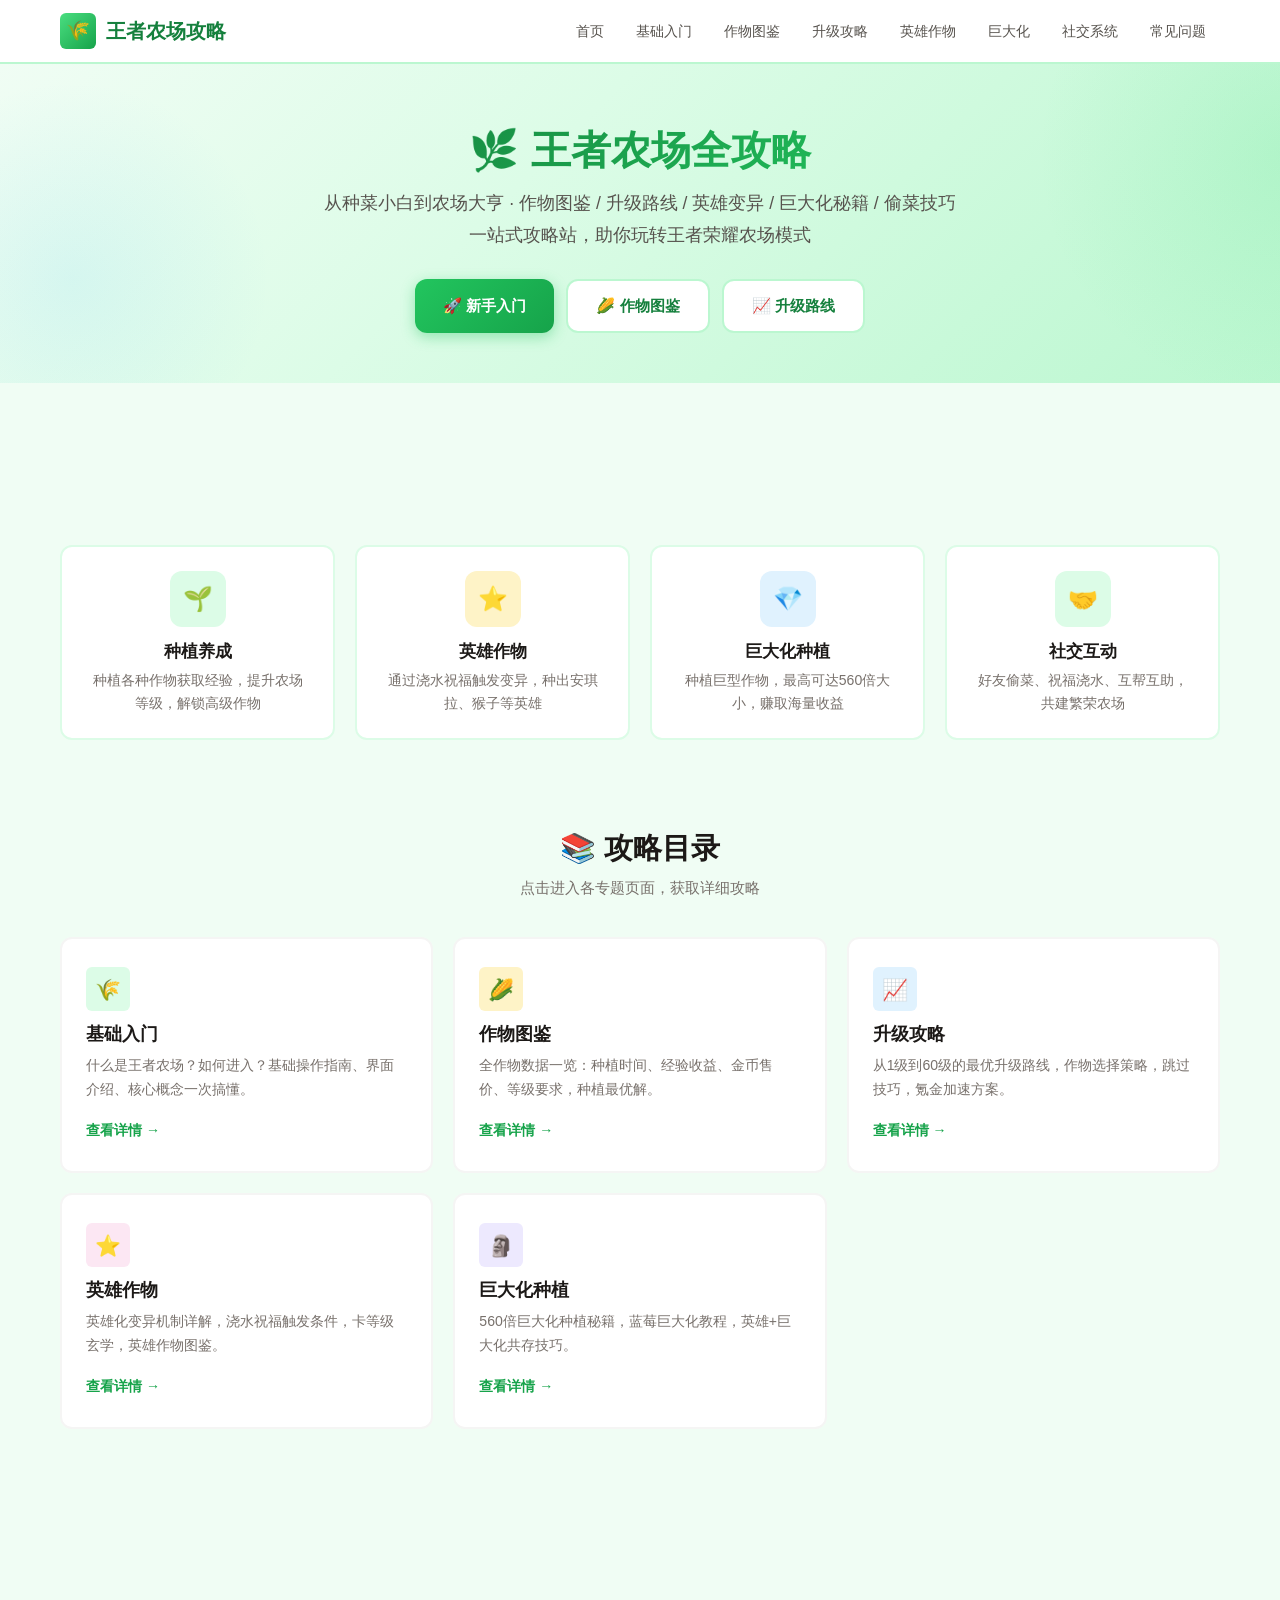
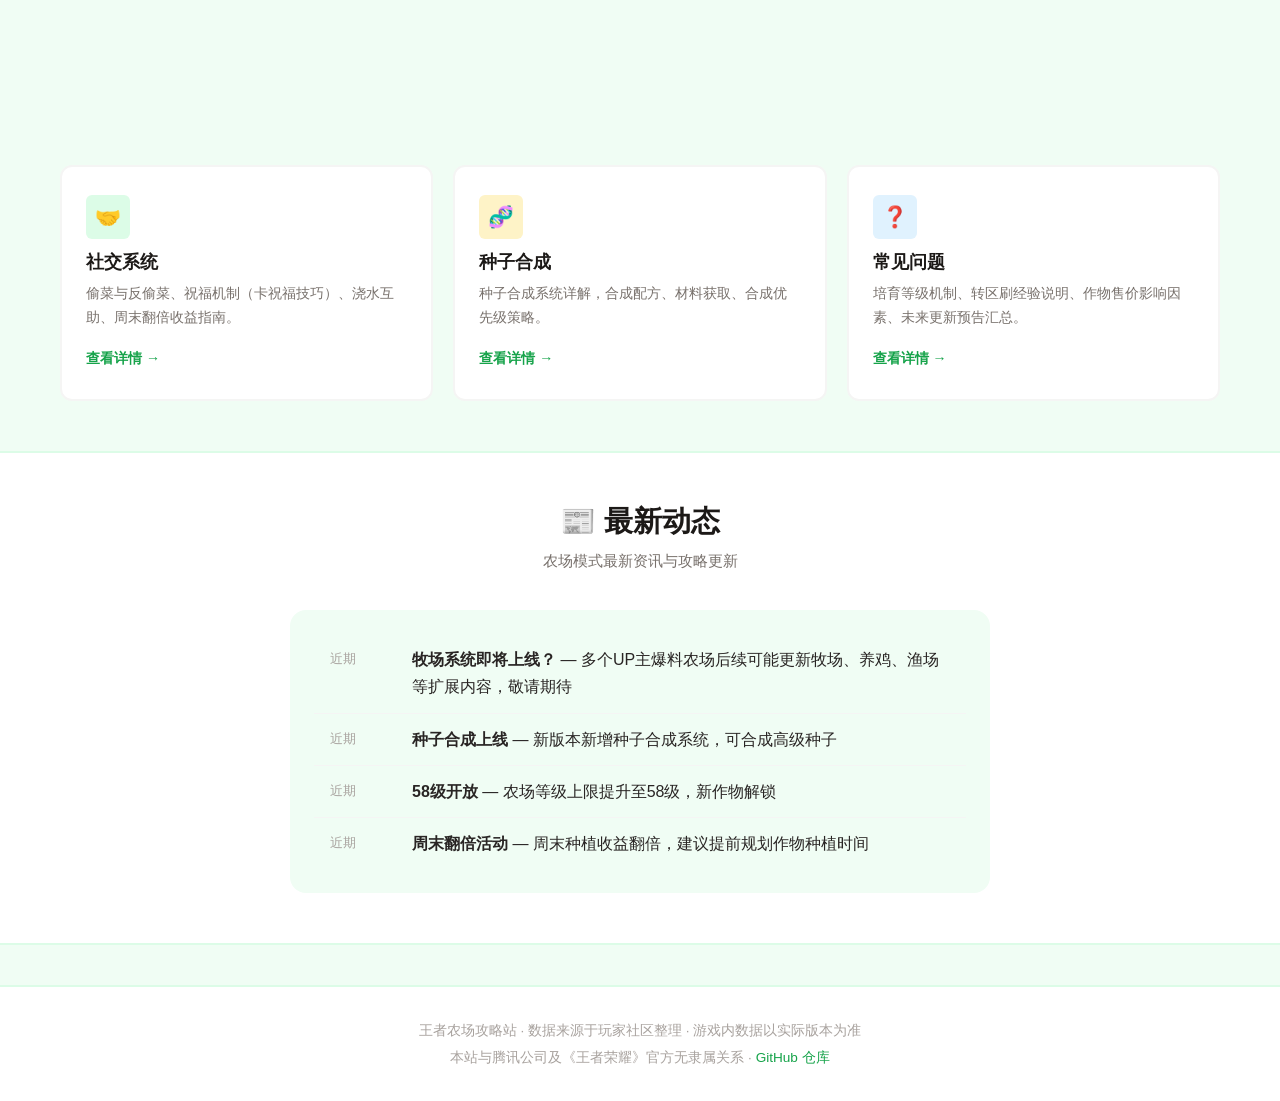
<file: index.html>
<!DOCTYPE html>
<html lang="zh-CN">
<head>
  <meta charset="UTF-8">
  <meta name="viewport" content="width=device-width, initial-scale=1.0">
  <title>王者农场攻略站 - 最全种植养成攻略</title>
  <meta name="description" content="王者荣耀农场模式最全攻略站，包含作物图鉴、升级路线、英雄作物机制、巨大化技巧、偷菜祝福攻略等一站式指南。">
  <meta name="keywords" content="王者荣耀,王者农场,农场攻略,作物图鉴,英雄作物,巨大化,种植攻略">
  <!-- Google AdSense 验证 -->
  <meta name="google-adsense-account" content="ca-pub-1284373225381842">
  <script async src="https://pagead2.googlesyndication.com/pagead/js/adsbygoogle.js?client=ca-pub-1284373225381842" crossorigin="anonymous"></script>
  <!-- Open Graph / 社交分享 -->
  <meta property="og:title" content="王者农场攻略站 - 最全种植养成攻略">
  <meta property="og:description" content="王者荣耀农场模式最全攻略站，包含作物图鉴、升级路线、英雄作物机制、巨大化技巧、偷菜祝福攻略等一站式指南。">
  <meta property="og:url" content="https://wz-farm-guide.pages.dev/">
  <meta property="og:type" content="website">
  <meta property="og:site_name" content="王者农场攻略站">
  <meta property="og:locale" content="zh_CN">
  <meta name="twitter:card" content="summary">
  <meta name="twitter:title" content="王者农场攻略站 - 最全种植养成攻略">
  <meta name="twitter:description" content="王者荣耀农场模式最全攻略站，包含作物图鉴、升级路线、英雄作物机制、巨大化技巧、偷菜祝福攻略等一站式指南。">
  <link rel="canonical" href="https://wz-farm-guide.pages.dev/">
  <link rel="icon" href="data:image/svg+xml,<svg xmlns='http://www.w3.org/2000/svg' viewBox='0 0 100 100'><text y='.9em' font-size='90'>🌱</text></svg>">
  <link rel="stylesheet" href="/assets/css/style.css">
</head>
<body>

  <!-- Header -->
  <header class="header">
    <div class="container">
      <a href="/" class="logo">
        <span class="logo-icon">🌾</span>
        王者农场攻略
      </a>
      <button class="menu-toggle" id="menuToggle" aria-label="菜单">
        <span class="menu-bar"></span>
        <span class="menu-bar"></span>
        <span class="menu-bar"></span>
      </button>
      <nav class="nav" id="nav">
        <a href="/">首页</a>
        <a href="/guide/basics">基础入门</a>
        <a href="/guide/crops">作物图鉴</a>
        <a href="/guide/leveling">升级攻略</a>
        <a href="/guide/heroes">英雄作物</a>
        <a href="/guide/giant">巨大化</a>
        <a href="/guide/social">社交系统</a>
        <a href="/guide/faq">常见问题</a>
      </nav>
    </div>
  </header>
  <div class="nav-overlay" id="navOverlay"></div>
  <!-- Hero Banner -->
  <section class="hero">
    <div class="container hero-content">
      <h1 class="animate">🌿 王者农场全攻略</h1>
      <p class="animate animate-d1">从种菜小白到农场大亨 · 作物图鉴 / 升级路线 / 英雄变异 / 巨大化秘籍 / 偷菜技巧<br>一站式攻略站，助你玩转王者荣耀农场模式</p>
      <div class="hero-actions animate animate-d2">
        <a href="/guide/basics" class="btn btn-primary">🚀 新手入门</a>
        <a href="/guide/crops" class="btn btn-secondary">🌽 作物图鉴</a>
        <a href="/guide/leveling" class="btn btn-secondary">📈 升级路线</a>
      </div>
    </div>
  </section>

  <!-- Ad Banner: Homepage Top -->
  <div class="ad-slot" data-ad-slot="home-banner" style="padding:16px 0;text-align:center;"></div>

  <!-- Quick Features -->
  <section class="features">
    <div class="container">
      <div class="features-grid">
        <div class="feature-card animate-on-scroll">
          <div class="feature-icon green">🌱</div>
          <h3>种植养成</h3>
          <p>种植各种作物获取经验，提升农场等级，解锁高级作物</p>
        </div>
        <div class="feature-card animate-on-scroll">
          <div class="feature-icon amber">⭐</div>
          <h3>英雄作物</h3>
          <p>通过浇水祝福触发变异，种出安琪拉、猴子等英雄</p>
        </div>
        <div class="feature-card animate-on-scroll">
          <div class="feature-icon sky">💎</div>
          <h3>巨大化种植</h3>
          <p>种植巨型作物，最高可达560倍大小，赚取海量收益</p>
        </div>
        <div class="feature-card animate-on-scroll">
          <div class="feature-icon green">🤝</div>
          <h3>社交互动</h3>
          <p>好友偷菜、祝福浇水、互帮互助，共建繁荣农场</p>
        </div>
      </div>
    </div>
  </section>

  <!-- Quick Guide Navigation -->
  <section class="section">
    <div class="container">
      <h2 class="section-title">📚 攻略目录</h2>
      <p class="section-subtitle">点击进入各专题页面，获取详细攻略</p>

      <div class="guide-grid">
        <a href="/guide/basics" class="guide-card">
          <div class="guide-icon" style="background:var(--green-100)">🌾</div>
          <h3>基础入门</h3>
          <p>什么是王者农场？如何进入？基础操作指南、界面介绍、核心概念一次搞懂。</p>
          <span class="read-more">查看详情 →</span>
        </a>

        <a href="/guide/crops" class="guide-card">
          <div class="guide-icon" style="background:var(--amber-100)">🌽</div>
          <h3>作物图鉴</h3>
          <p>全作物数据一览：种植时间、经验收益、金币售价、等级要求，种植最优解。</p>
          <span class="read-more">查看详情 →</span>
        </a>

        <a href="/guide/leveling" class="guide-card">
          <div class="guide-icon" style="background:var(--sky-100)">📈</div>
          <h3>升级攻略</h3>
          <p>从1级到60级的最优升级路线，作物选择策略，跳过技巧，氪金加速方案。</p>
          <span class="read-more">查看详情 →</span>
        </a>

        <a href="/guide/heroes" class="guide-card">
          <div class="guide-icon" style="background:#fce7f3">⭐</div>
          <h3>英雄作物</h3>
          <p>英雄化变异机制详解，浇水祝福触发条件，卡等级玄学，英雄作物图鉴。</p>
          <span class="read-more">查看详情 →</span>
        </a>

        <a href="/guide/giant" class="guide-card">
          <div class="guide-icon" style="background:#ede9fe">🗿</div>
          <h3>巨大化种植</h3>
          <p>560倍巨大化种植秘籍，蓝莓巨大化教程，英雄+巨大化共存技巧。</p>
          <span class="read-more">查看详情 →</span>
        </a>

        <div class="ad-slot" data-ad-slot="home-cards-mid" style="grid-column:1/-1;padding:8px 0;"></div>

        <a href="/guide/social" class="guide-card">
          <div class="guide-icon" style="background:var(--green-100)">🤝</div>
          <h3>社交系统</h3>
          <p>偷菜与反偷菜、祝福机制（卡祝福技巧）、浇水互助、周末翻倍收益指南。</p>
          <span class="read-more">查看详情 →</span>
        </a>

        <a href="/guide/seeds" class="guide-card">
          <div class="guide-icon" style="background:var(--amber-100)">🧬</div>
          <h3>种子合成</h3>
          <p>种子合成系统详解，合成配方、材料获取、合成优先级策略。</p>
          <span class="read-more">查看详情 →</span>
        </a>

        <a href="/guide/faq" class="guide-card">
          <div class="guide-icon" style="background:var(--sky-100)">❓</div>
          <h3>常见问题</h3>
          <p>培育等级机制、转区刷经验说明、作物售价影响因素、未来更新预告汇总。</p>
          <span class="read-more">查看详情 →</span>
        </a>
      </div>
    </div>
  </section>

  <!-- Latest Updates -->
  <section class="section" style="background:white;border-top:2px solid var(--green-100);border-bottom:2px solid var(--green-100);">
    <div class="container">
      <h2 class="section-title">📰 最新动态</h2>
      <p class="section-subtitle">农场模式最新资讯与攻略更新</p>

      <div style="max-width:700px;margin:0 auto;background:var(--green-50);border-radius:var(--radius-lg);padding:24px;">
        <ul class="news-list">
          <li>
            <span class="news-date">近期</span>
            <span><strong>牧场系统即将上线？</strong> — 多个UP主爆料农场后续可能更新牧场、养鸡、渔场等扩展内容，敬请期待</span>
          </li>
          <li>
            <span class="news-date">近期</span>
            <span><strong>种子合成上线</strong> — 新版本新增种子合成系统，可合成高级种子</span>
          </li>
          <li>
            <span class="news-date">近期</span>
            <span><strong>58级开放</strong> — 农场等级上限提升至58级，新作物解锁</span>
          </li>
          <li>
            <span class="news-date">近期</span>
            <span><strong>周末翻倍活动</strong> — 周末种植收益翻倍，建议提前规划作物种植时间</span>
          </li>
        </ul>
      </div>
    </div>
  </section>

  <!-- Footer -->
  <footer class="footer">
    <div class="container">
      <p>王者农场攻略站 · 数据来源于玩家社区整理 · 游戏内数据以实际版本为准</p>
      <p style="margin-top:4px;">本站与腾讯公司及《王者荣耀》官方无隶属关系 · <a href="https://github.com/yintao0303/wz-farm-guide" target="_blank">GitHub 仓库</a></p>
    </div>
  </footer>

  <!-- Back to Top -->
  <button class="back-top" id="backTop" aria-label="回到顶部">↑</button>

  <script src="/assets/js/main.js"></script>
  <script src="/assets/js/ads.js"></script>
  <script src="/assets/js/seo.js"></script>
</body>
</html>
</file>
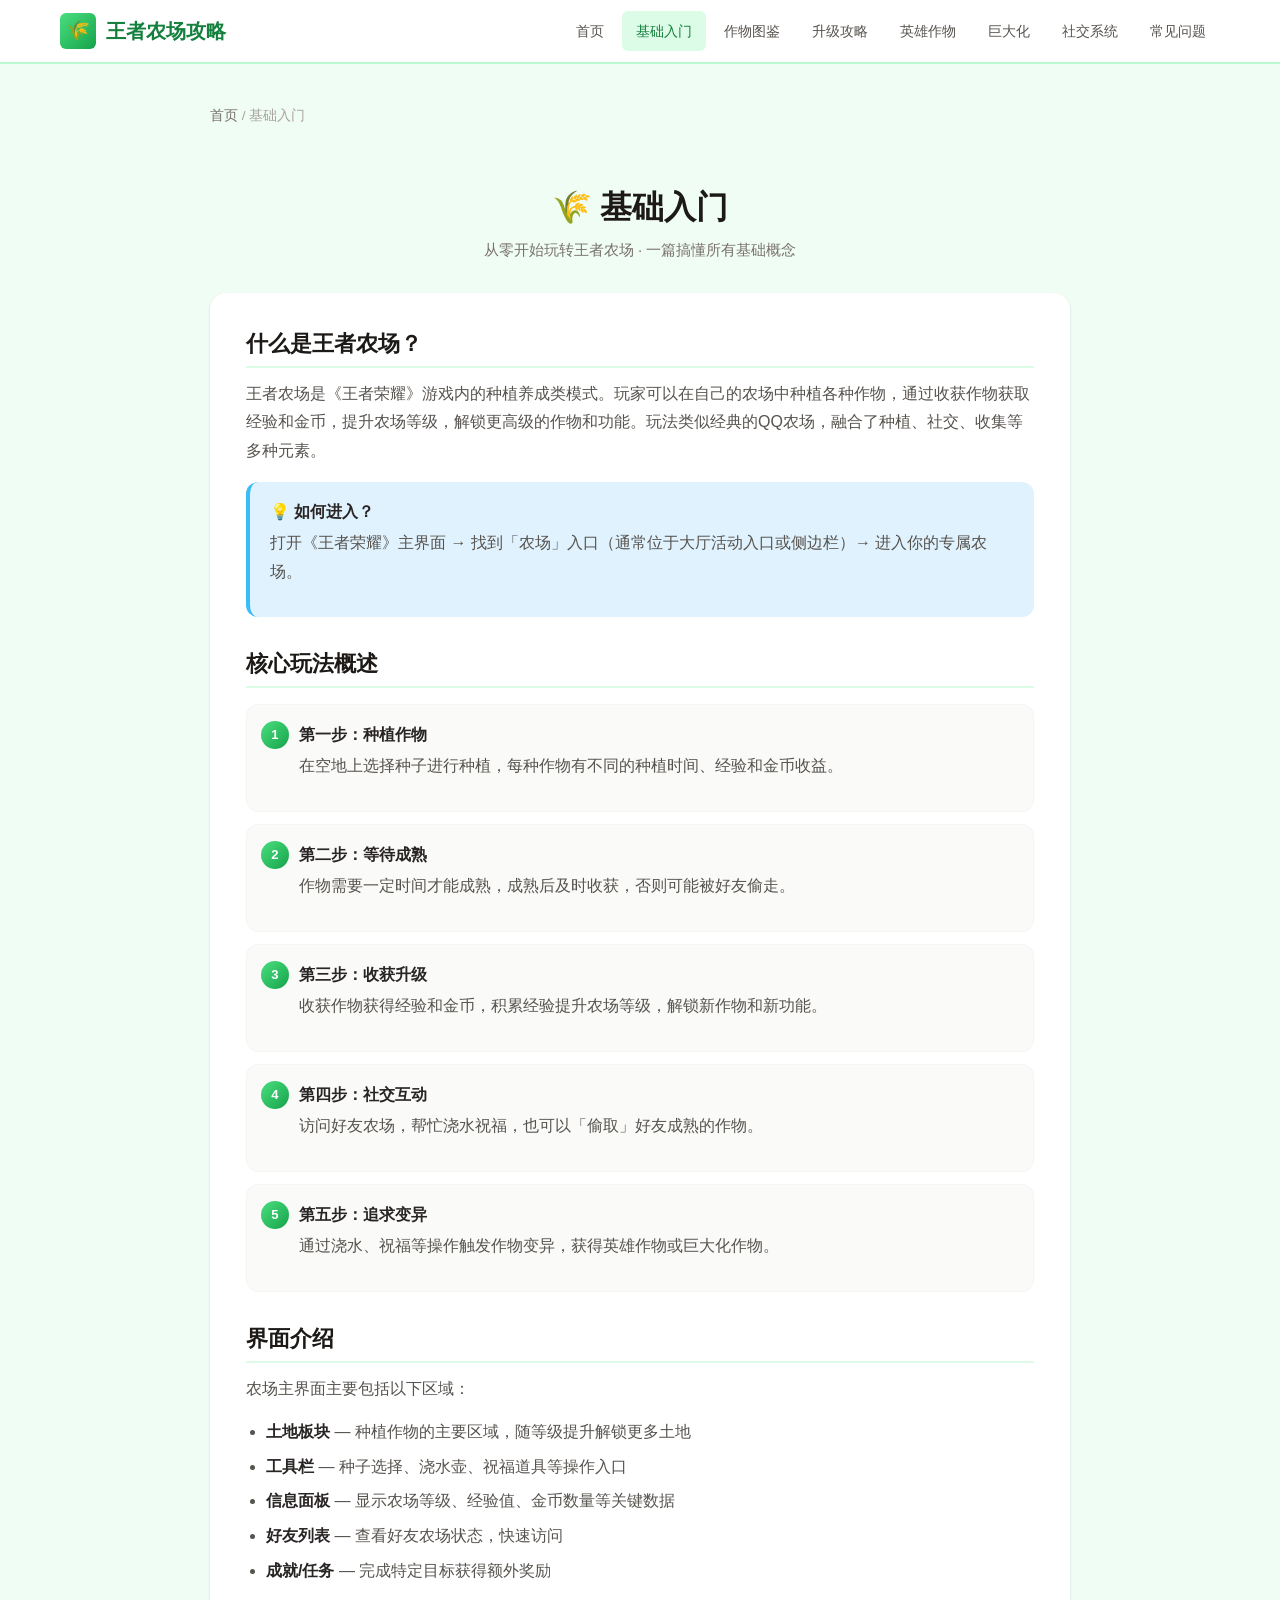
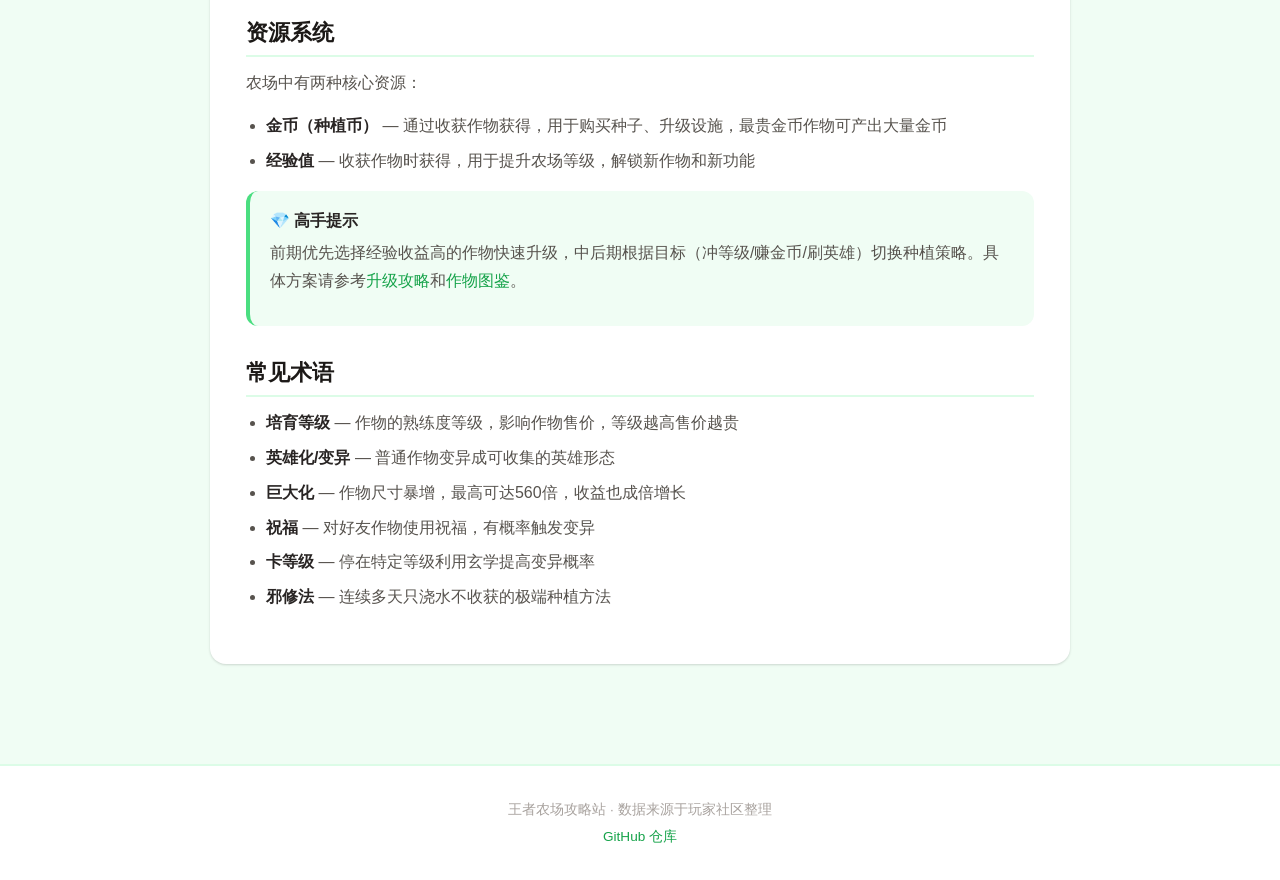
<file: guide/basics.html>
<!DOCTYPE html>
<html lang="zh-CN">
<head>
  <meta charset="UTF-8">
  <meta name="viewport" content="width=device-width, initial-scale=1.0">
  <title>基础入门 - 王者农场攻略站</title>
  <meta name="description" content="王者荣耀农场模式新手入门指南：如何进入、基础操作、界面介绍、种植流程、资源系统详解，一篇搞懂所有基础概念。">
  <meta name="keywords" content="王者荣耀,王者农场,基础入门,新手攻略,农场玩法">
  <link rel="icon" href="data:image/svg+xml,<svg xmlns='http://www.w3.org/2000/svg' viewBox='0 0 100 100'><text y='.9em' font-size='90'>🌱</text></svg>">
  <link rel="stylesheet" href="/assets/css/style.css">
  <meta name="google-adsense-account" content="ca-pub-1284373225381842">
  <script async src="https://pagead2.googlesyndication.com/pagead/js/adsbygoogle.js?client=ca-pub-1284373225381842" crossorigin="anonymous"></script>
  <!-- Open Graph -->
  <meta property="og:title" content="基础入门 - 王者农场攻略站">
  <meta property="og:description" content="王者荣耀农场模式新手入门指南：如何进入、基础操作、界面介绍、种植流程、资源系统详解。">
  <meta property="og:url" content="https://wz-farm-guide.pages.dev/guide/basics">
  <meta property="og:type" content="article">
  <meta property="og:site_name" content="王者农场攻略站">
  <meta property="og:locale" content="zh_CN">
  <meta name="twitter:card" content="summary">
  <meta name="twitter:title" content="基础入门 - 王者农场攻略站">
  <meta name="twitter:description" content="王者荣耀农场模式新手入门指南：如何进入、基础操作、界面介绍、种植流程、资源系统详解。">
  <link rel="canonical" href="https://wz-farm-guide.pages.dev/guide/basics">
</head>
<body>
  <header class="header">
    <div class="container">
      <a href="/" class="logo"><span class="logo-icon">🌾</span>王者农场攻略</a>
      <button class="menu-toggle" id="menuToggle" aria-label="菜单">
        <span class="menu-bar"></span>
        <span class="menu-bar"></span>
        <span class="menu-bar"></span>
      </button>
      <nav class="nav" id="nav">
        <a href="/">首页</a>
        <a href="/guide/basics" class="active">基础入门</a>
        <a href="/guide/crops">作物图鉴</a>
        <a href="/guide/leveling">升级攻略</a>
        <a href="/guide/heroes">英雄作物</a>
        <a href="/guide/giant">巨大化</a>
        <a href="/guide/social">社交系统</a>
        <a href="/guide/faq">常见问题</a>
      </nav>
    </div>
  </header>
  <div class="nav-overlay" id="navOverlay"></div>

  <div class="page-content">
    <div class="container">
      <div class="breadcrumb">
        <a href="/">首页</a> <span>/</span> <span>基础入门</span>
      </div>
      <div class="page-header">
        <h1>🌾 基础入门</h1>
        <p>从零开始玩转王者农场 · 一篇搞懂所有基础概念</p>
      </div>

      <div class="content-body">
        <h2>什么是王者农场？</h2>
        <p>王者农场是《王者荣耀》游戏内的种植养成类模式。玩家可以在自己的农场中种植各种作物，通过收获作物获取经验和金币，提升农场等级，解锁更高级的作物和功能。玩法类似经典的QQ农场，融合了种植、社交、收集等多种元素。</p>

        <div class="info-box info">
          <strong>💡 如何进入？</strong>
          <p>打开《王者荣耀》主界面 → 找到「农场」入口（通常位于大厅活动入口或侧边栏）→ 进入你的专属农场。</p>
        </div>

        <h2>核心玩法概述</h2>

        <div class="steps">
          <div class="step">
            <strong>第一步：种植作物</strong>
            <p>在空地上选择种子进行种植，每种作物有不同的种植时间、经验和金币收益。</p>
          </div>
          <div class="step">
            <strong>第二步：等待成熟</strong>
            <p>作物需要一定时间才能成熟，成熟后及时收获，否则可能被好友偷走。</p>
          </div>
          <div class="step">
            <strong>第三步：收获升级</strong>
            <p>收获作物获得经验和金币，积累经验提升农场等级，解锁新作物和新功能。</p>
          </div>
          <div class="step">
            <strong>第四步：社交互动</strong>
            <p>访问好友农场，帮忙浇水祝福，也可以「偷取」好友成熟的作物。</p>
          </div>
          <div class="step">
            <strong>第五步：追求变异</strong>
            <p>通过浇水、祝福等操作触发作物变异，获得英雄作物或巨大化作物。</p>
          </div>
        </div>

        <h2>界面介绍</h2>
        <p>农场主界面主要包括以下区域：</p>
        <ul>
          <li><strong>土地板块</strong> — 种植作物的主要区域，随等级提升解锁更多土地</li>
          <li><strong>工具栏</strong> — 种子选择、浇水壶、祝福道具等操作入口</li>
          <li><strong>信息面板</strong> — 显示农场等级、经验值、金币数量等关键数据</li>
          <li><strong>好友列表</strong> — 查看好友农场状态，快速访问</li>
          <li><strong>成就/任务</strong> — 完成特定目标获得额外奖励</li>
        </ul>

        <h2>资源系统</h2>
        <p>农场中有两种核心资源：</p>
        <ul>
          <li><strong>金币（种植币）</strong> — 通过收获作物获得，用于购买种子、升级设施，最贵金币作物可产出大量金币</li>
          <li><strong>经验值</strong> — 收获作物时获得，用于提升农场等级，解锁新作物和新功能</li>
        </ul>

        <div class="info-box tip">
          <strong>💎 高手提示</strong>
          <p>前期优先选择经验收益高的作物快速升级，中后期根据目标（冲等级/赚金币/刷英雄）切换种植策略。具体方案请参考<a href="/guide/leveling">升级攻略</a>和<a href="/guide/crops">作物图鉴</a>。</p>
        </div>

        <h2>常见术语</h2>
        <ul>
          <li><strong>培育等级</strong> — 作物的熟练度等级，影响作物售价，等级越高售价越贵</li>
          <li><strong>英雄化/变异</strong> — 普通作物变异成可收集的英雄形态</li>
          <li><strong>巨大化</strong> — 作物尺寸暴增，最高可达560倍，收益也成倍增长</li>
          <li><strong>祝福</strong> — 对好友作物使用祝福，有概率触发变异</li>
          <li><strong>卡等级</strong> — 停在特定等级利用玄学提高变异概率</li>
          <li><strong>邪修法</strong> — 连续多天只浇水不收获的极端种植方法</li>
        </ul>
      </div>
    </div>
  </div>

  <footer class="footer">
    <div class="container">
      <p>王者农场攻略站 · 数据来源于玩家社区整理</p>
      <p style="margin-top:4px;"><a href="https://github.com/yintao0303/wz-farm-guide" target="_blank">GitHub 仓库</a></p>
    </div>
  </footer>

  <button class="back-top" id="backTop">↑</button>
  <script src="/assets/js/main.js"></script>
  <script src="/assets/js/ads.js"></script>
  <script src="/assets/js/seo.js"></script>
</body>
</html>
</file>
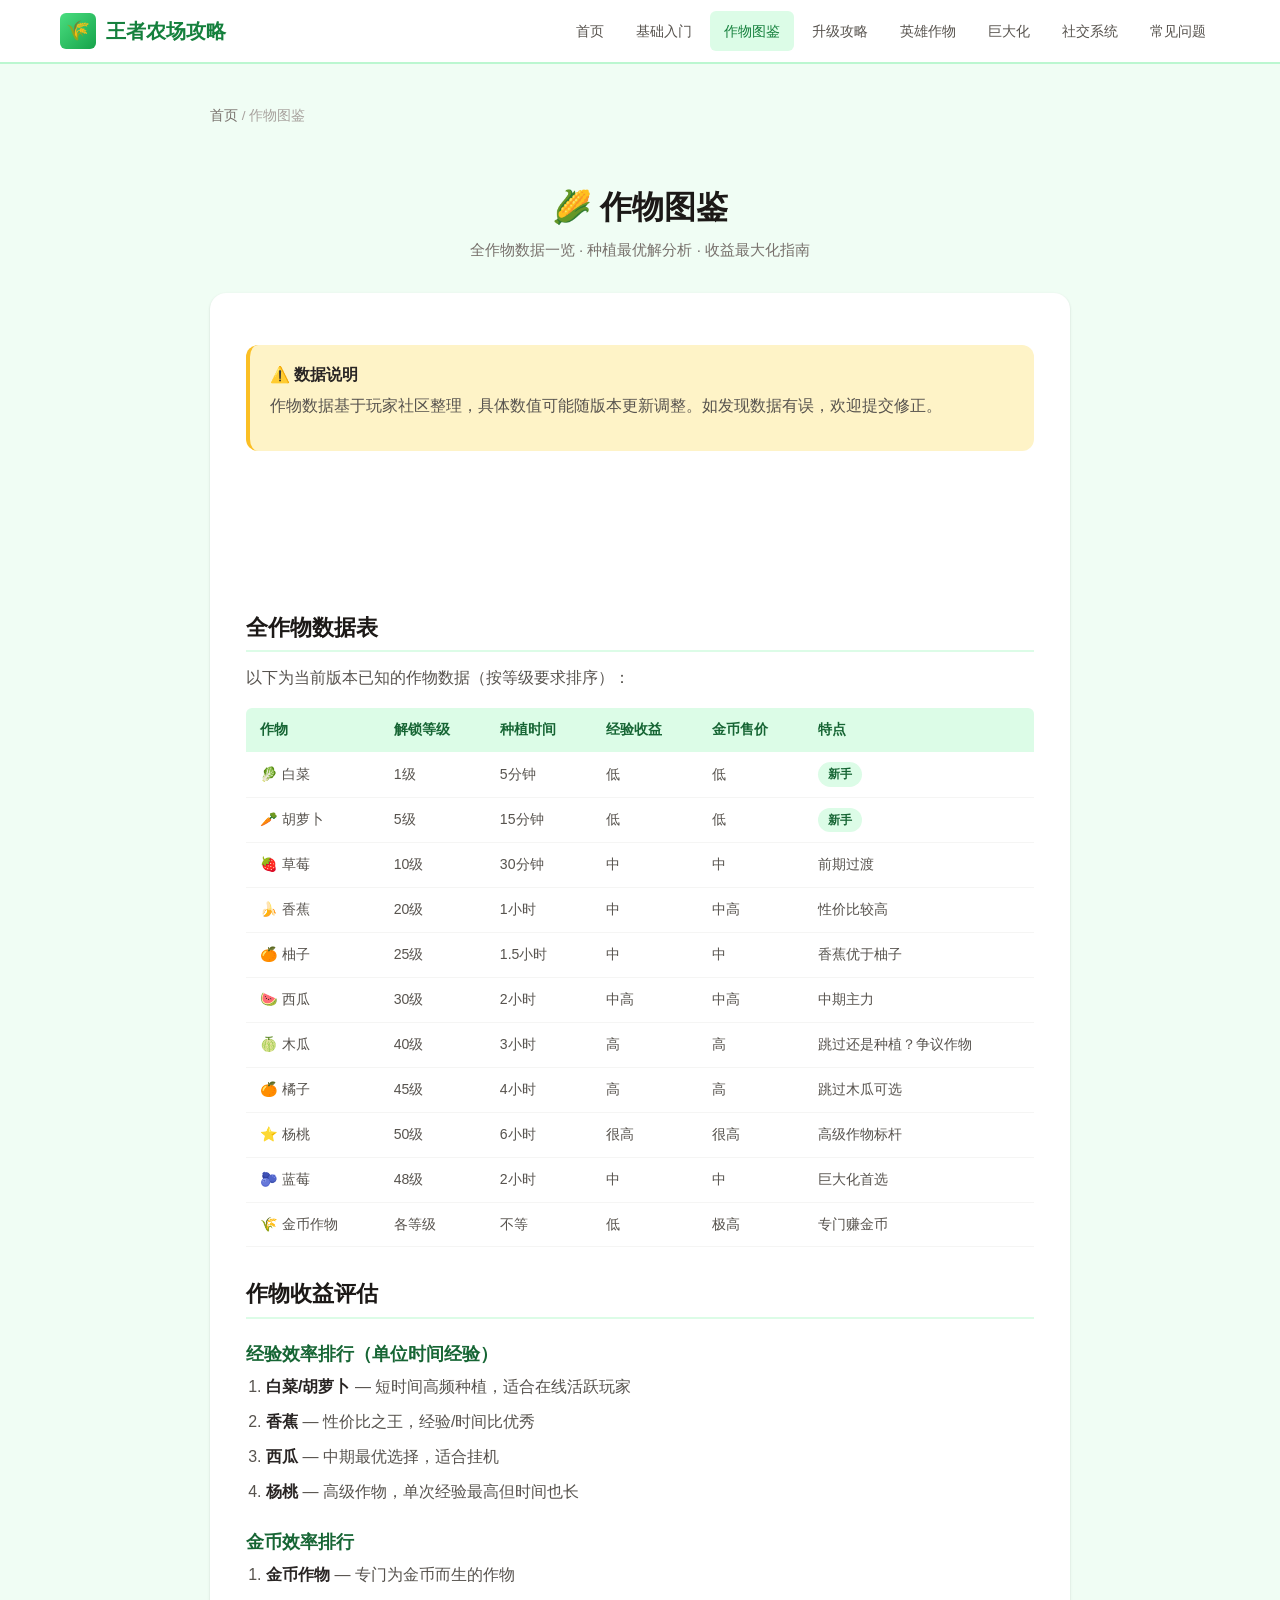
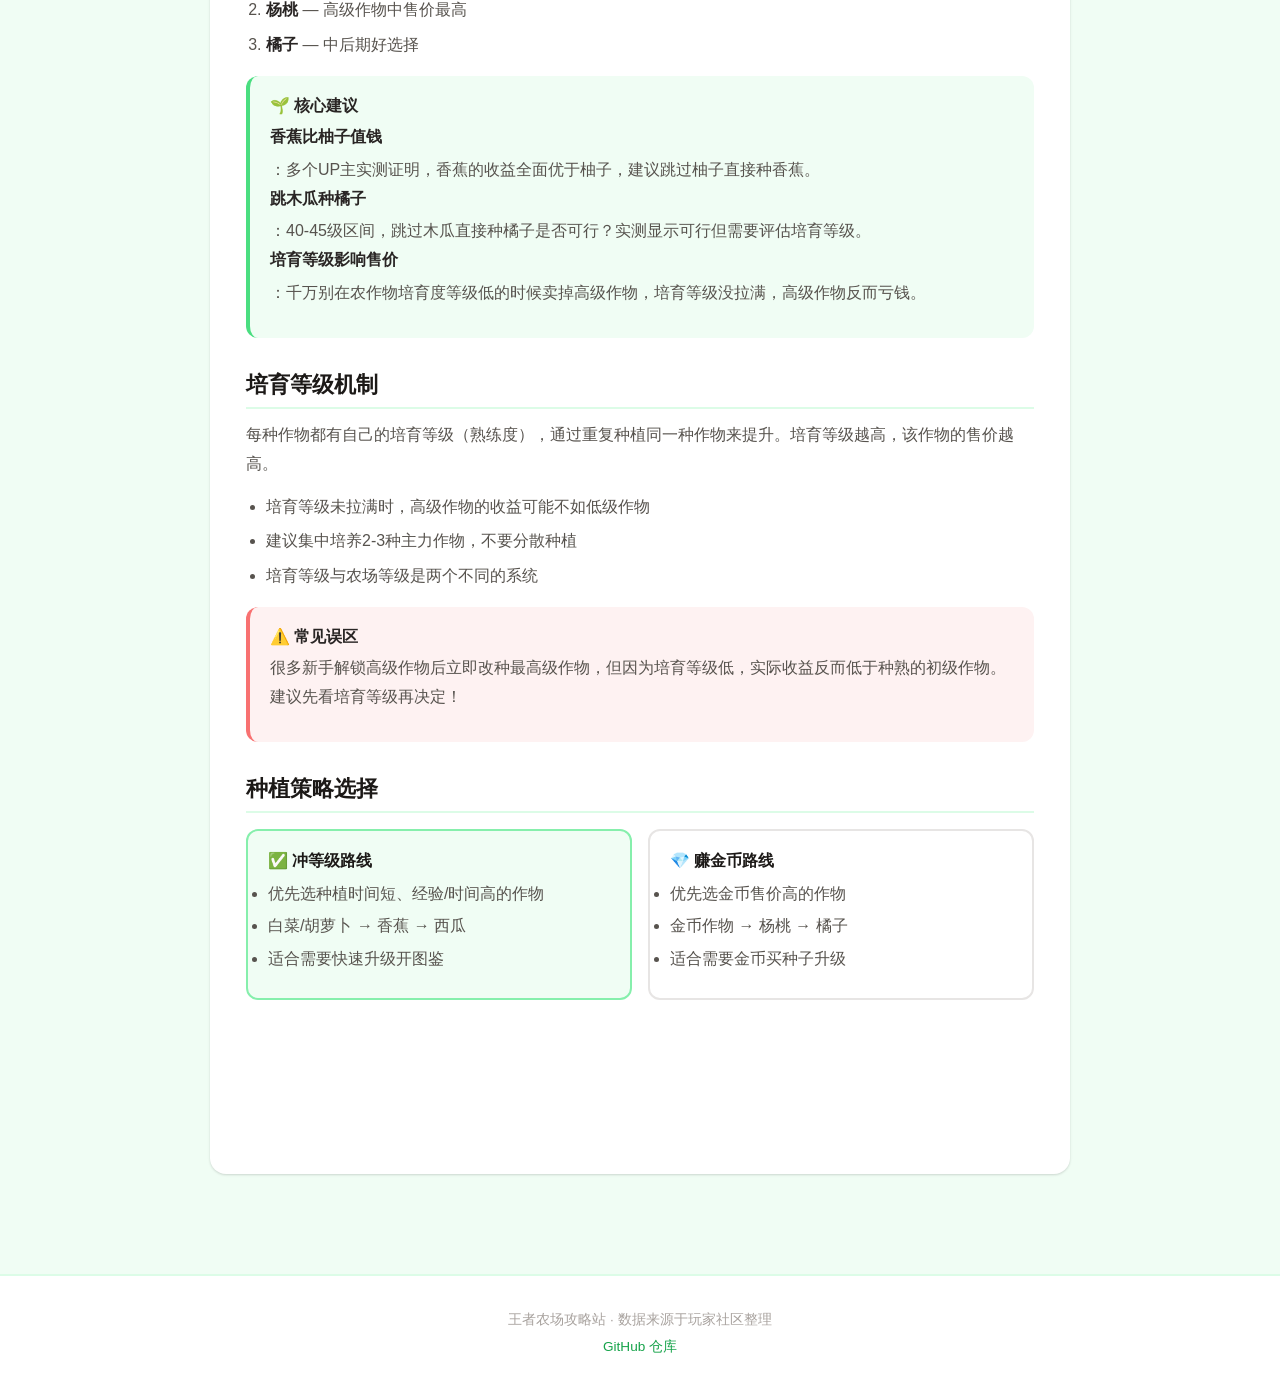
<file: guide/crops.html>
<!DOCTYPE html>
<html lang="zh-CN">
<head>
  <meta charset="UTF-8">
  <meta name="viewport" content="width=device-width, initial-scale=1.0">
  <title>作物图鉴 - 王者农场攻略站</title>
  <meta name="description" content="王者农场全作物数据一览：种植时间、经验收益、金币售价、等级要求、培育等级机制、最优种植策略、收益效率排行。">
  <meta name="keywords" content="王者荣耀,王者农场,作物图鉴,种植攻略,作物数据,培育等级">
  <link rel="icon" href="data:image/svg+xml,<svg xmlns='http://www.w3.org/2000/svg' viewBox='0 0 100 100'><text y='.9em' font-size='90'>🌱</text></svg>">
  <link rel="stylesheet" href="/assets/css/style.css">
  <meta name="google-adsense-account" content="ca-pub-1284373225381842">
  <script async src="https://pagead2.googlesyndication.com/pagead/js/adsbygoogle.js?client=ca-pub-1284373225381842" crossorigin="anonymous"></script>
  <!-- Open Graph -->
  <meta property="og:title" content="作物图鉴 - 王者农场攻略站">
  <meta property="og:description" content="王者农场全作物数据一览：种植时间、经验收益、金币售价、等级要求、培育等级机制、最优种植策略。">
  <meta property="og:url" content="https://wz-farm-guide.pages.dev/guide/crops">
  <meta property="og:type" content="article">
  <meta property="og:site_name" content="王者农场攻略站">
  <meta property="og:locale" content="zh_CN">
  <meta name="twitter:card" content="summary">
  <meta name="twitter:title" content="作物图鉴 - 王者农场攻略站">
  <meta name="twitter:description" content="王者农场全作物数据一览：种植时间、经验收益、金币售价、等级要求、培育等级机制。">
  <link rel="canonical" href="https://wz-farm-guide.pages.dev/guide/crops">
</head>
<body>
  <header class="header">
    <div class="container">
      <a href="/" class="logo"><span class="logo-icon">🌾</span>王者农场攻略</a>
      <button class="menu-toggle" id="menuToggle" aria-label="菜单">
        <span class="menu-bar"></span>
        <span class="menu-bar"></span>
        <span class="menu-bar"></span>
      </button>
      <nav class="nav" id="nav">
        <a href="/">首页</a>
        <a href="/guide/basics">基础入门</a>
        <a href="/guide/crops" class="active">作物图鉴</a>
        <a href="/guide/leveling">升级攻略</a>
        <a href="/guide/heroes">英雄作物</a>
        <a href="/guide/giant">巨大化</a>
        <a href="/guide/social">社交系统</a>
        <a href="/guide/faq">常见问题</a>
      </nav>
    </div>
  </header>
  <div class="nav-overlay" id="navOverlay"></div>

  <div class="page-content">
    <div class="container">
      <div class="breadcrumb">
        <a href="/">首页</a> <span>/</span> <span>作物图鉴</span>
      </div>
      <div class="page-header">
        <h1>🌽 作物图鉴</h1>
        <p>全作物数据一览 · 种植最优解分析 · 收益最大化指南</p>
      </div>

      <div class="content-body">
        <div class="info-box warn">
          <strong>⚠️ 数据说明</strong>
          <p>作物数据基于玩家社区整理，具体数值可能随版本更新调整。如发现数据有误，欢迎提交修正。</p>
        </div>

        <!-- Ad: Content Top -->
        <div class="ad-slot" data-ad-slot="content-top" style="padding:12px 0;text-align:center;"></div>

        <h2>全作物数据表</h2>
        <p>以下为当前版本已知的作物数据（按等级要求排序）：</p>

        <div class="table-wrap">
          <table>
            <thead>
              <tr>
                <th>作物</th>
                <th>解锁等级</th>
                <th>种植时间</th>
                <th>经验收益</th>
                <th>金币售价</th>
                <th>特点</th>
              </tr>
            </thead>
            <tbody>
              <tr>
                <td>🥬 白菜</td>
                <td>1级</td>
                <td>5分钟</td>
                <td>低</td>
                <td>低</td>
                <td><span class="tag tag-green">新手</span></td>
              </tr>
              <tr>
                <td>🥕 胡萝卜</td>
                <td>5级</td>
                <td>15分钟</td>
                <td>低</td>
                <td>低</td>
                <td><span class="tag tag-green">新手</span></td>
              </tr>
              <tr>
                <td>🍓 草莓</td>
                <td>10级</td>
                <td>30分钟</td>
                <td>中</td>
                <td>中</td>
                <td>前期过渡</td>
              </tr>
              <tr>
                <td>🍌 香蕉</td>
                <td>20级</td>
                <td>1小时</td>
                <td>中</td>
                <td>中高</td>
                <td>性价比较高</td>
              </tr>
              <tr>
                <td>🍊 柚子</td>
                <td>25级</td>
                <td>1.5小时</td>
                <td>中</td>
                <td>中</td>
                <td>香蕉优于柚子</td>
              </tr>
              <tr>
                <td>🍉 西瓜</td>
                <td>30级</td>
                <td>2小时</td>
                <td>中高</td>
                <td>中高</td>
                <td>中期主力</td>
              </tr>
              <tr>
                <td>🍈 木瓜</td>
                <td>40级</td>
                <td>3小时</td>
                <td>高</td>
                <td>高</td>
                <td>跳过还是种植？争议作物</td>
              </tr>
              <tr>
                <td>🍊 橘子</td>
                <td>45级</td>
                <td>4小时</td>
                <td>高</td>
                <td>高</td>
                <td>跳过木瓜可选</td>
              </tr>
              <tr>
                <td>⭐ 杨桃</td>
                <td>50级</td>
                <td>6小时</td>
                <td>很高</td>
                <td>很高</td>
                <td>高级作物标杆</td>
              </tr>
              <tr>
                <td>🫐 蓝莓</td>
                <td>48级</td>
                <td>2小时</td>
                <td>中</td>
                <td>中</td>
                <td>巨大化首选</td>
              </tr>
              <tr>
                <td>🌾 金币作物</td>
                <td>各等级</td>
                <td>不等</td>
                <td>低</td>
                <td>极高</td>
                <td>专门赚金币</td>
              </tr>
            </tbody>
          </table>
        </div>

        <h2>作物收益评估</h2>

        <h3>经验效率排行（单位时间经验）</h3>
        <ol>
          <li><strong>白菜/胡萝卜</strong> — 短时间高频种植，适合在线活跃玩家</li>
          <li><strong>香蕉</strong> — 性价比之王，经验/时间比优秀</li>
          <li><strong>西瓜</strong> — 中期最优选择，适合挂机</li>
          <li><strong>杨桃</strong> — 高级作物，单次经验最高但时间也长</li>
        </ol>

        <h3>金币效率排行</h3>
        <ol>
          <li><strong>金币作物</strong> — 专门为金币而生的作物</li>
          <li><strong>杨桃</strong> — 高级作物中售价最高</li>
          <li><strong>橘子</strong> — 中后期好选择</li>
        </ol>

        <div class="info-box tip">
          <strong>🌱 核心建议</strong>
          <p><strong>香蕉比柚子值钱</strong>：多个UP主实测证明，香蕉的收益全面优于柚子，建议跳过柚子直接种香蕉。<br>
          <strong>跳木瓜种橘子</strong>：40-45级区间，跳过木瓜直接种橘子是否可行？实测显示可行但需要评估培育等级。<br>
          <strong>培育等级影响售价</strong>：千万别在农作物培育度等级低的时候卖掉高级作物，培育等级没拉满，高级作物反而亏钱。</p>
        </div>

        <h2>培育等级机制</h2>
        <p>每种作物都有自己的培育等级（熟练度），通过重复种植同一种作物来提升。培育等级越高，该作物的售价越高。</p>
        <ul>
          <li>培育等级未拉满时，高级作物的收益可能不如低级作物</li>
          <li>建议集中培养2-3种主力作物，不要分散种植</li>
          <li>培育等级与农场等级是两个不同的系统</li>
        </ul>

        <div class="info-box alert">
          <strong>⚠️ 常见误区</strong>
          <p>很多新手解锁高级作物后立即改种最高级作物，但因为培育等级低，实际收益反而低于种熟的初级作物。建议先看培育等级再决定！</p>
        </div>

        <h2>种植策略选择</h2>
        <div class="compare-box">
          <div class="compare-item good">
            <h4>✅ 冲等级路线</h4>
            <ul>
              <li>优先选种植时间短、经验/时间高的作物</li>
              <li>白菜/胡萝卜 → 香蕉 → 西瓜</li>
              <li>适合需要快速升级开图鉴</li>
            </ul>
          </div>
          <div class="compare-item">
            <h4>💎 赚金币路线</h4>
            <ul>
              <li>优先选金币售价高的作物</li>
              <li>金币作物 → 杨桃 → 橘子</li>
              <li>适合需要金币买种子升级</li>
            </ul>
          </div>
        </div>

        <!-- Ad: Content Bottom -->
        <div class="ad-slot" data-ad-slot="content-bottom" style="padding:16px 0;text-align:center;"></div>
      </div>
    </div>
  </div>

  <footer class="footer">
    <div class="container">
      <p>王者农场攻略站 · 数据来源于玩家社区整理</p>
      <p style="margin-top:4px;"><a href="https://github.com/yintao0303/wz-farm-guide" target="_blank">GitHub 仓库</a></p>
    </div>
  </footer>

  <button class="back-top" id="backTop">↑</button>
  <script src="/assets/js/main.js"></script>
  <script src="/assets/js/ads.js"></script>
  <script src="/assets/js/seo.js"></script>
</body>
</html>
</file>
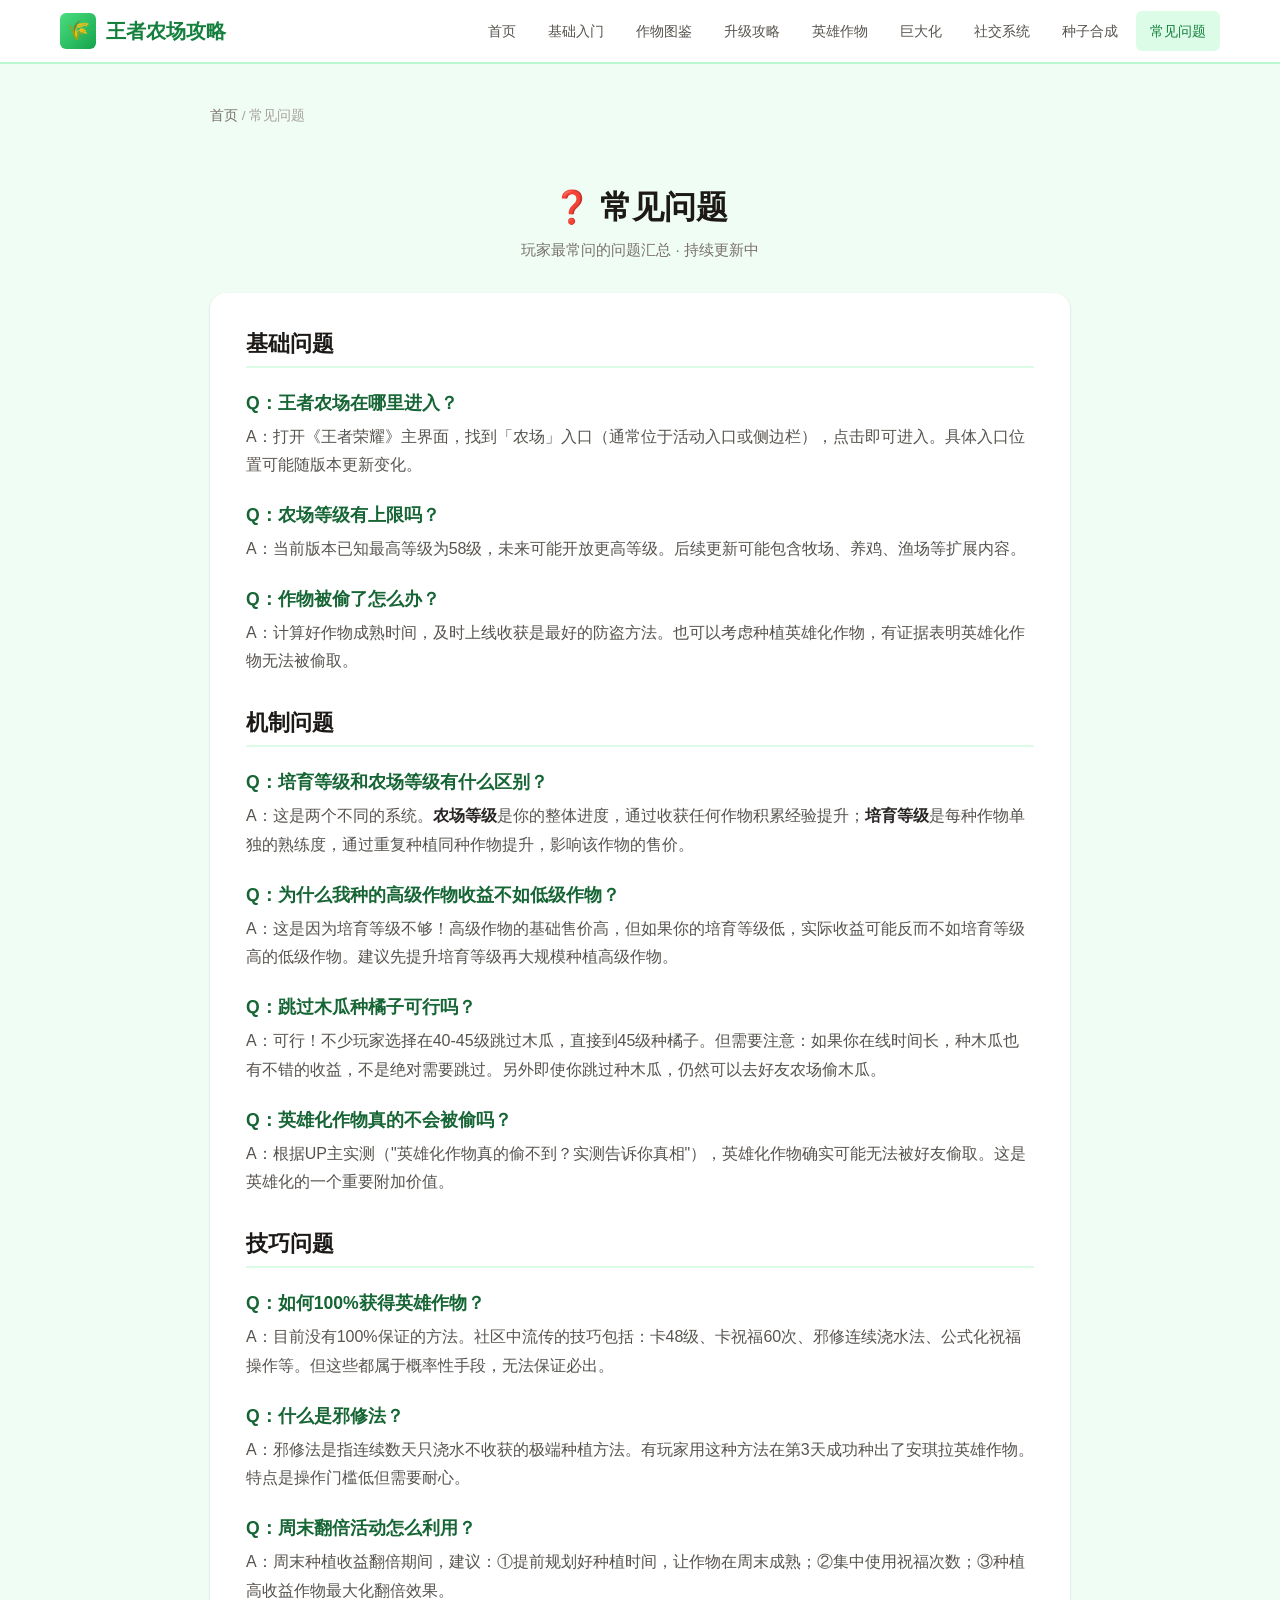
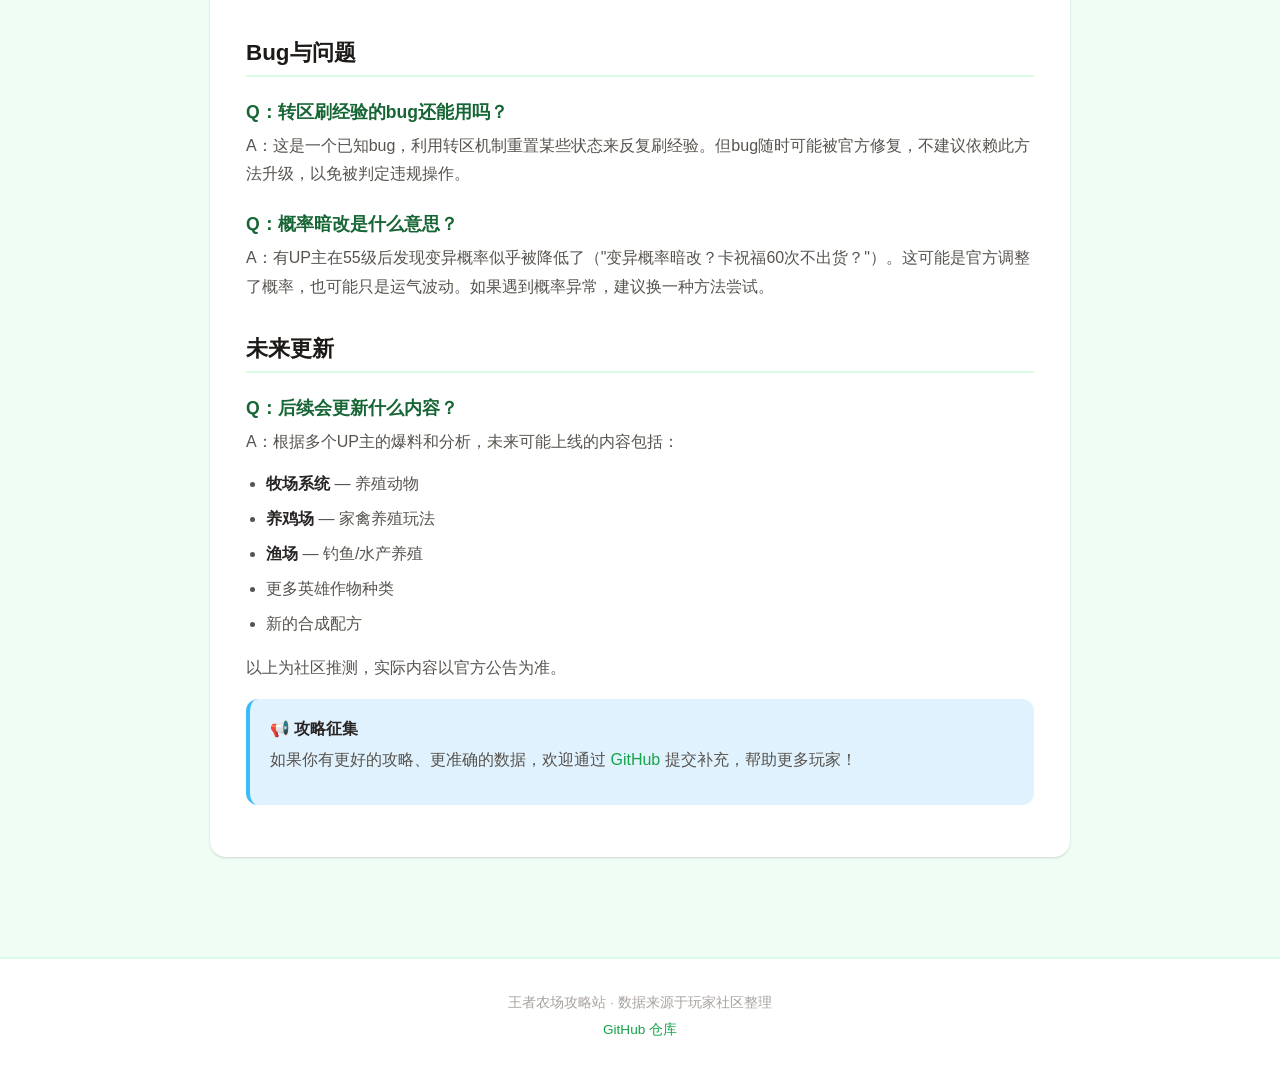
<file: guide/faq.html>
<!DOCTYPE html>
<html lang="zh-CN">
<head>
  <meta charset="UTF-8">
  <meta name="viewport" content="width=device-width, initial-scale=1.0">
  <title>常见问题 - 王者农场攻略站</title>
  <meta name="description" content="王者农场常见问题汇总：培育等级机制、转区刷经验说明、作物售价影响因素、英雄化概率、未来更新预告。">
  <meta name="keywords" content="王者荣耀,王者农场,常见问题,FAQ,培育等级,转区刷经验">
  <link rel="icon" href="data:image/svg+xml,<svg xmlns='http://www.w3.org/2000/svg' viewBox='0 0 100 100'><text y='.9em' font-size='90'>🌱</text></svg>">
  <link rel="stylesheet" href="/assets/css/style.css">
  <meta name="google-adsense-account" content="ca-pub-1284373225381842">
  <script async src="https://pagead2.googlesyndication.com/pagead/js/adsbygoogle.js?client=ca-pub-1284373225381842" crossorigin="anonymous"></script>
  <!-- Open Graph -->
  <meta property="og:title" content="常见问题 - 王者农场攻略站">
  <meta property="og:description" content="王者农场常见问题汇总：培育等级机制、转区刷经验说明、作物售价影响因素、英雄化概率、未来更新预告。">
  <meta property="og:url" content="https://wz-farm-guide.pages.dev/guide/faq">
  <meta property="og:type" content="article">
  <meta property="og:site_name" content="王者农场攻略站">
  <meta property="og:locale" content="zh_CN">
  <meta name="twitter:card" content="summary">
  <meta name="twitter:title" content="常见问题 - 王者农场攻略站">
  <meta name="twitter:description" content="王者农场常见问题汇总：培育等级机制、转区刷经验说明、作物售价影响因素。">
  <link rel="canonical" href="https://wz-farm-guide.pages.dev/guide/faq">
</head>
<body>
  <header class="header">
    <div class="container">
      <a href="/" class="logo"><span class="logo-icon">🌾</span>王者农场攻略</a>
      <button class="menu-toggle" id="menuToggle" aria-label="菜单">
        <span class="menu-bar"></span>
        <span class="menu-bar"></span>
        <span class="menu-bar"></span>
      </button>
      <nav class="nav" id="nav">
        <a href="/">首页</a>
        <a href="/guide/basics">基础入门</a>
        <a href="/guide/crops">作物图鉴</a>
        <a href="/guide/leveling">升级攻略</a>
        <a href="/guide/heroes">英雄作物</a>
        <a href="/guide/giant">巨大化</a>
        <a href="/guide/social">社交系统</a>
        <a href="/guide/seeds">种子合成</a>
        <a href="/guide/faq" class="active">常见问题</a>
      </nav>
    </div>
  </header>
  <div class="nav-overlay" id="navOverlay"></div>

  <div class="page-content">
    <div class="container">
      <div class="breadcrumb">
        <a href="/">首页</a> <span>/</span> <span>常见问题</span>
      </div>
      <div class="page-header">
        <h1>❓ 常见问题</h1>
        <p>玩家最常问的问题汇总 · 持续更新中</p>
      </div>

      <div class="content-body">
        <h2>基础问题</h2>

        <h3>Q：王者农场在哪里进入？</h3>
        <p>A：打开《王者荣耀》主界面，找到「农场」入口（通常位于活动入口或侧边栏），点击即可进入。具体入口位置可能随版本更新变化。</p>

        <h3>Q：农场等级有上限吗？</h3>
        <p>A：当前版本已知最高等级为58级，未来可能开放更高等级。后续更新可能包含牧场、养鸡、渔场等扩展内容。</p>

        <h3>Q：作物被偷了怎么办？</h3>
        <p>A：计算好作物成熟时间，及时上线收获是最好的防盗方法。也可以考虑种植英雄化作物，有证据表明英雄化作物无法被偷取。</p>

        <h2>机制问题</h2>

        <h3>Q：培育等级和农场等级有什么区别？</h3>
        <p>A：这是两个不同的系统。<strong>农场等级</strong>是你的整体进度，通过收获任何作物积累经验提升；<strong>培育等级</strong>是每种作物单独的熟练度，通过重复种植同种作物提升，影响该作物的售价。</p>

        <h3>Q：为什么我种的高级作物收益不如低级作物？</h3>
        <p>A：这是因为培育等级不够！高级作物的基础售价高，但如果你的培育等级低，实际收益可能反而不如培育等级高的低级作物。建议先提升培育等级再大规模种植高级作物。</p>

        <h3>Q：跳过木瓜种橘子可行吗？</h3>
        <p>A：可行！不少玩家选择在40-45级跳过木瓜，直接到45级种橘子。但需要注意：如果你在线时间长，种木瓜也有不错的收益，不是绝对需要跳过。另外即使你跳过种木瓜，仍然可以去好友农场偷木瓜。</p>

        <h3>Q：英雄化作物真的不会被偷吗？</h3>
        <p>A：根据UP主实测（"英雄化作物真的偷不到？实测告诉你真相"），英雄化作物确实可能无法被好友偷取。这是英雄化的一个重要附加价值。</p>

        <h2>技巧问题</h2>

        <h3>Q：如何100%获得英雄作物？</h3>
        <p>A：目前没有100%保证的方法。社区中流传的技巧包括：卡48级、卡祝福60次、邪修连续浇水法、公式化祝福操作等。但这些都属于概率性手段，无法保证必出。</p>

        <h3>Q：什么是邪修法？</h3>
        <p>A：邪修法是指连续数天只浇水不收获的极端种植方法。有玩家用这种方法在第3天成功种出了安琪拉英雄作物。特点是操作门槛低但需要耐心。</p>

        <h3>Q：周末翻倍活动怎么利用？</h3>
        <p>A：周末种植收益翻倍期间，建议：①提前规划好种植时间，让作物在周末成熟；②集中使用祝福次数；③种植高收益作物最大化翻倍效果。</p>

        <h2>Bug与问题</h2>

        <h3>Q：转区刷经验的bug还能用吗？</h3>
        <p>A：这是一个已知bug，利用转区机制重置某些状态来反复刷经验。但bug随时可能被官方修复，不建议依赖此方法升级，以免被判定违规操作。</p>

        <h3>Q：概率暗改是什么意思？</h3>
        <p>A：有UP主在55级后发现变异概率似乎被降低了（"变异概率暗改？卡祝福60次不出货？"）。这可能是官方调整了概率，也可能只是运气波动。如果遇到概率异常，建议换一种方法尝试。</p>

        <h2>未来更新</h2>

        <h3>Q：后续会更新什么内容？</h3>
        <p>A：根据多个UP主的爆料和分析，未来可能上线的内容包括：</p>
        <ul>
          <li><strong>牧场系统</strong> — 养殖动物</li>
          <li><strong>养鸡场</strong> — 家禽养殖玩法</li>
          <li><strong>渔场</strong> — 钓鱼/水产养殖</li>
          <li>更多英雄作物种类</li>
          <li>新的合成配方</li>
        </ul>
        <p>以上为社区推测，实际内容以官方公告为准。</p>

        <div class="info-box info">
          <strong>📢 攻略征集</strong>
          <p>如果你有更好的攻略、更准确的数据，欢迎通过 <a href="https://github.com/yintao0303/wz-farm-guide" target="_blank">GitHub</a> 提交补充，帮助更多玩家！</p>
        </div>
      </div>
    </div>
  </div>

  <footer class="footer">
    <div class="container">
      <p>王者农场攻略站 · 数据来源于玩家社区整理</p>
      <p style="margin-top:4px;"><a href="https://github.com/yintao0303/wz-farm-guide" target="_blank">GitHub 仓库</a></p>
    </div>
  </footer>

  <button class="back-top" id="backTop">↑</button>
  <script src="/assets/js/main.js"></script>
  <script src="/assets/js/ads.js"></script>
  <script src="/assets/js/seo.js"></script>
</body>
</html>
</file>
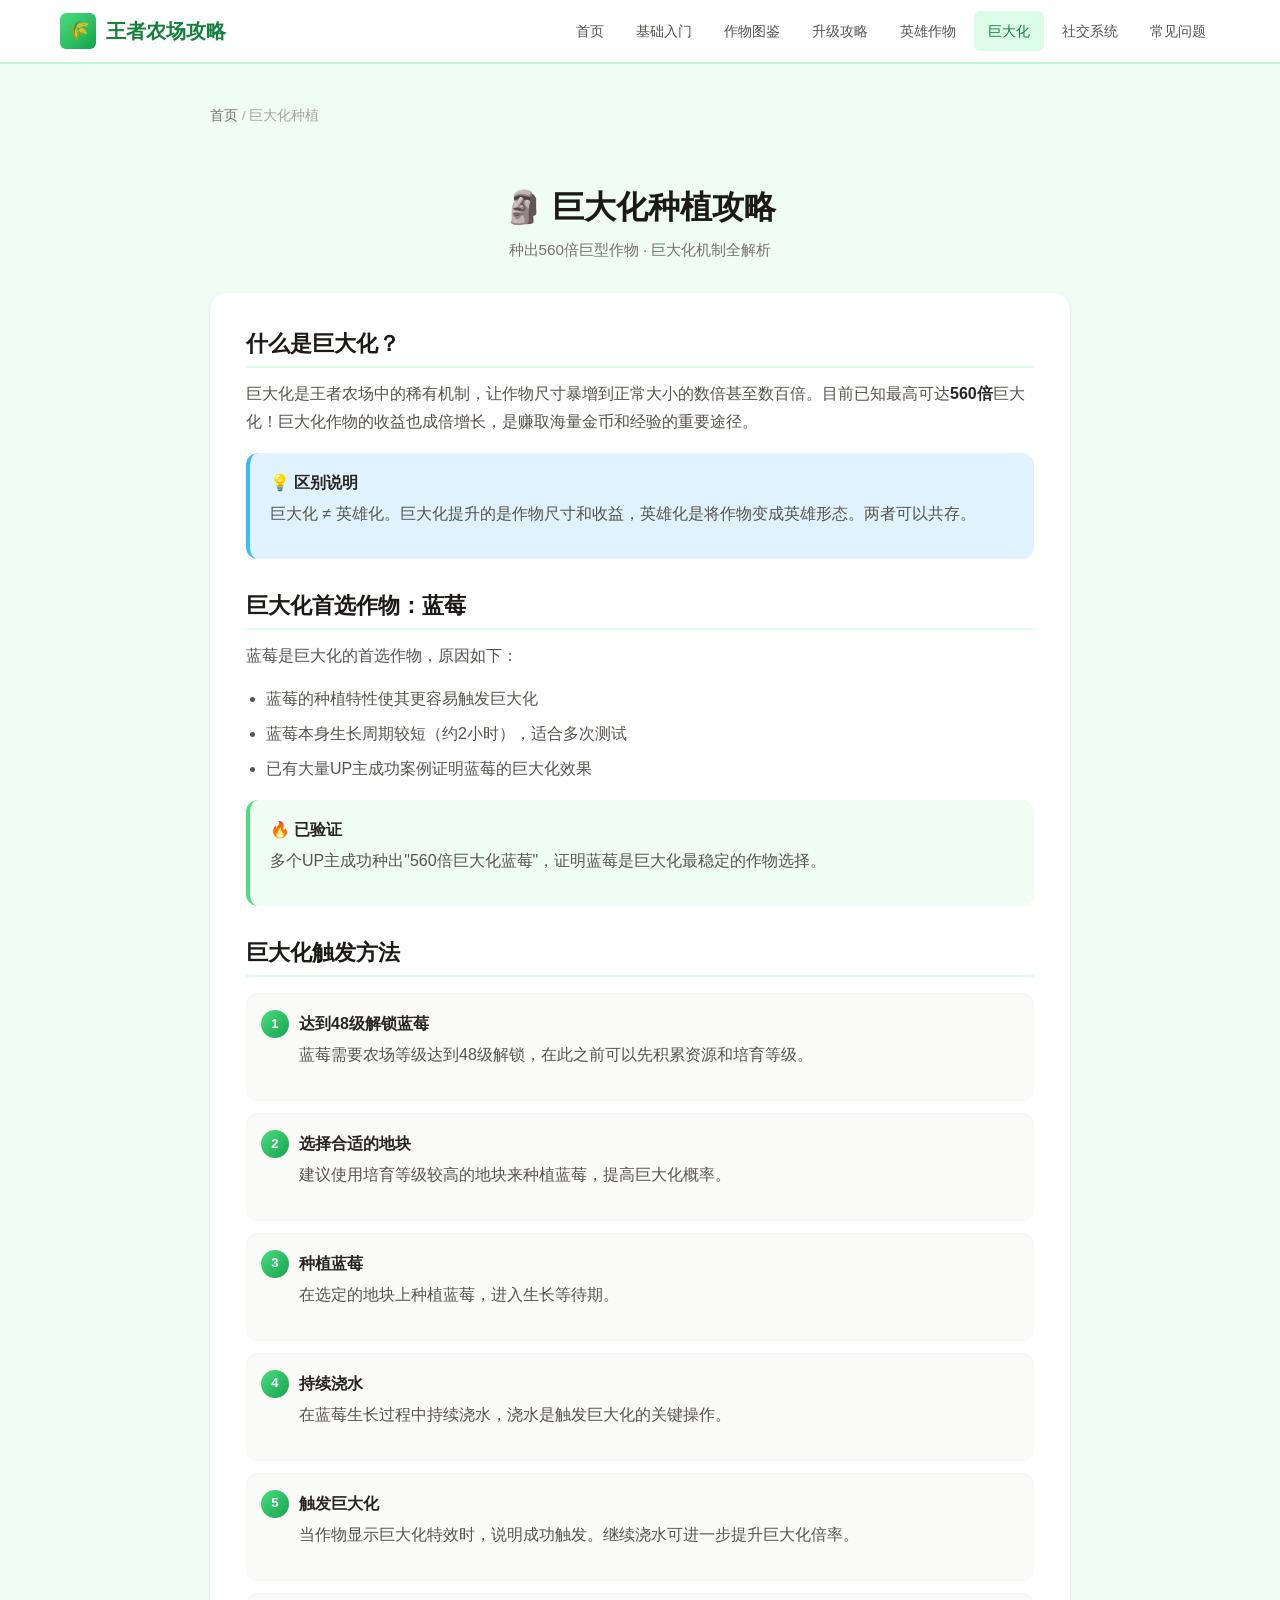
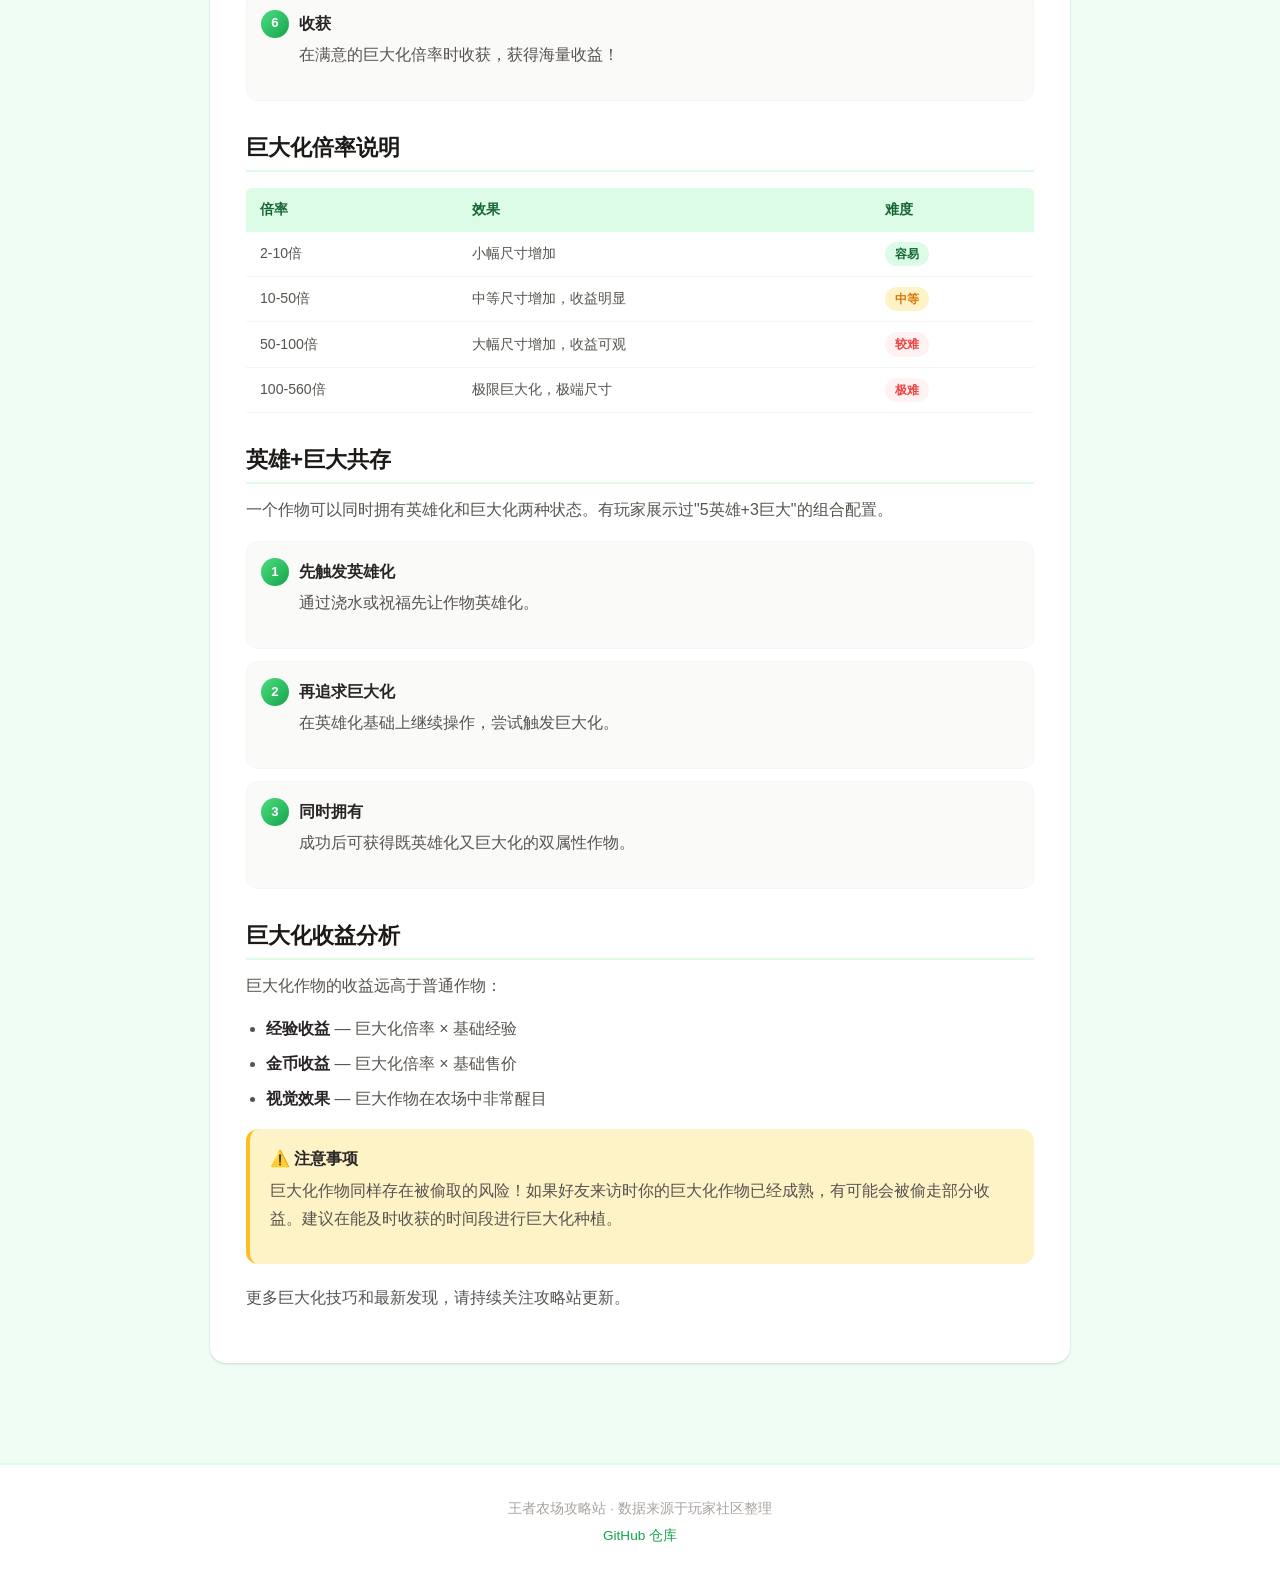
<file: guide/giant.html>
<!DOCTYPE html>
<html lang="zh-CN">
<head>
  <meta charset="UTF-8">
  <meta name="viewport" content="width=device-width, initial-scale=1.0">
  <title>巨大化种植 - 王者农场攻略站</title>
  <meta name="description" content="王者农场巨大化种植全攻略：560倍巨大化秘籍、蓝莓巨大化教程、触发方法步骤、倍率说明、英雄+巨大共存技巧。">
  <meta name="keywords" content="王者荣耀,王者农场,巨大化,蓝莓巨大化,560倍,巨型作物">
  <link rel="icon" href="data:image/svg+xml,<svg xmlns='http://www.w3.org/2000/svg' viewBox='0 0 100 100'><text y='.9em' font-size='90'>🌱</text></svg>">
  <link rel="stylesheet" href="/assets/css/style.css">
  <meta name="google-adsense-account" content="ca-pub-1284373225381842">
  <script async src="https://pagead2.googlesyndication.com/pagead/js/adsbygoogle.js?client=ca-pub-1284373225381842" crossorigin="anonymous"></script>
  <!-- Open Graph -->
  <meta property="og:title" content="巨大化种植攻略 - 王者农场攻略站">
  <meta property="og:description" content="王者农场巨大化种植全攻略：560倍巨大化秘籍、蓝莓巨大化教程、触发方法步骤、英雄+巨大共存技巧。">
  <meta property="og:url" content="https://wz-farm-guide.pages.dev/guide/giant">
  <meta property="og:type" content="article">
  <meta property="og:site_name" content="王者农场攻略站">
  <meta property="og:locale" content="zh_CN">
  <meta name="twitter:card" content="summary">
  <meta name="twitter:title" content="巨大化种植攻略 - 王者农场攻略站">
  <meta name="twitter:description" content="王者农场巨大化种植全攻略：560倍巨大化秘籍、蓝莓巨大化教程。">
  <link rel="canonical" href="https://wz-farm-guide.pages.dev/guide/giant">
</head>
<body>
  <header class="header">
    <div class="container">
      <a href="/" class="logo"><span class="logo-icon">🌾</span>王者农场攻略</a>
      <button class="menu-toggle" id="menuToggle" aria-label="菜单">
        <span class="menu-bar"></span>
        <span class="menu-bar"></span>
        <span class="menu-bar"></span>
      </button>
      <nav class="nav" id="nav">
        <a href="/">首页</a>
        <a href="/guide/basics">基础入门</a>
        <a href="/guide/crops">作物图鉴</a>
        <a href="/guide/leveling">升级攻略</a>
        <a href="/guide/heroes">英雄作物</a>
        <a href="/guide/giant" class="active">巨大化</a>
        <a href="/guide/social">社交系统</a>
        <a href="/guide/faq">常见问题</a>
      </nav>
    </div>
  </header>
  <div class="nav-overlay" id="navOverlay"></div>

  <div class="page-content">
    <div class="container">
      <div class="breadcrumb">
        <a href="/">首页</a> <span>/</span> <span>巨大化种植</span>
      </div>
      <div class="page-header">
        <h1>🗿 巨大化种植攻略</h1>
        <p>种出560倍巨型作物 · 巨大化机制全解析</p>
      </div>

      <div class="content-body">
        <h2>什么是巨大化？</h2>
        <p>巨大化是王者农场中的稀有机制，让作物尺寸暴增到正常大小的数倍甚至数百倍。目前已知最高可达<strong>560倍</strong>巨大化！巨大化作物的收益也成倍增长，是赚取海量金币和经验的重要途径。</p>

        <div class="info-box info">
          <strong>💡 区别说明</strong>
          <p>巨大化 ≠ 英雄化。巨大化提升的是作物尺寸和收益，英雄化是将作物变成英雄形态。两者可以共存。</p>
        </div>

        <h2>巨大化首选作物：蓝莓</h2>
        <p>蓝莓是巨大化的首选作物，原因如下：</p>
        <ul>
          <li>蓝莓的种植特性使其更容易触发巨大化</li>
          <li>蓝莓本身生长周期较短（约2小时），适合多次测试</li>
          <li>已有大量UP主成功案例证明蓝莓的巨大化效果</li>
        </ul>

        <div class="info-box tip">
          <strong>🔥 已验证</strong>
          <p>多个UP主成功种出"560倍巨大化蓝莓"，证明蓝莓是巨大化最稳定的作物选择。</p>
        </div>

        <h2>巨大化触发方法</h2>

        <div class="steps">
          <div class="step">
            <strong>达到48级解锁蓝莓</strong>
            <p>蓝莓需要农场等级达到48级解锁，在此之前可以先积累资源和培育等级。</p>
          </div>
          <div class="step">
            <strong>选择合适的地块</strong>
            <p>建议使用培育等级较高的地块来种植蓝莓，提高巨大化概率。</p>
          </div>
          <div class="step">
            <strong>种植蓝莓</strong>
            <p>在选定的地块上种植蓝莓，进入生长等待期。</p>
          </div>
          <div class="step">
            <strong>持续浇水</strong>
            <p>在蓝莓生长过程中持续浇水，浇水是触发巨大化的关键操作。</p>
          </div>
          <div class="step">
            <strong>触发巨大化</strong>
            <p>当作物显示巨大化特效时，说明成功触发。继续浇水可进一步提升巨大化倍率。</p>
          </div>
          <div class="step">
            <strong>收获</strong>
            <p>在满意的巨大化倍率时收获，获得海量收益！</p>
          </div>
        </div>

        <h2>巨大化倍率说明</h2>
        <div class="table-wrap">
          <table>
            <thead>
              <tr>
                <th>倍率</th>
                <th>效果</th>
                <th>难度</th>
              </tr>
            </thead>
            <tbody>
              <tr>
                <td>2-10倍</td>
                <td>小幅尺寸增加</td>
                <td><span class="tag tag-green">容易</span></td>
              </tr>
              <tr>
                <td>10-50倍</td>
                <td>中等尺寸增加，收益明显</td>
                <td><span class="tag tag-amber">中等</span></td>
              </tr>
              <tr>
                <td>50-100倍</td>
                <td>大幅尺寸增加，收益可观</td>
                <td><span class="tag tag-red">较难</span></td>
              </tr>
              <tr>
                <td>100-560倍</td>
                <td>极限巨大化，极端尺寸</td>
                <td><span class="tag tag-red">极难</span></td>
              </tr>
            </tbody>
          </table>
        </div>

        <h2>英雄+巨大共存</h2>
        <p>一个作物可以同时拥有英雄化和巨大化两种状态。有玩家展示过"5英雄+3巨大"的组合配置。</p>

        <div class="steps">
          <div class="step">
            <strong>先触发英雄化</strong>
            <p>通过浇水或祝福先让作物英雄化。</p>
          </div>
          <div class="step">
            <strong>再追求巨大化</strong>
            <p>在英雄化基础上继续操作，尝试触发巨大化。</p>
          </div>
          <div class="step">
            <strong>同时拥有</strong>
            <p>成功后可获得既英雄化又巨大化的双属性作物。</p>
          </div>
        </div>

        <h2>巨大化收益分析</h2>
        <p>巨大化作物的收益远高于普通作物：</p>
        <ul>
          <li><strong>经验收益</strong> — 巨大化倍率 × 基础经验</li>
          <li><strong>金币收益</strong> — 巨大化倍率 × 基础售价</li>
          <li><strong>视觉效果</strong> — 巨大作物在农场中非常醒目</li>
        </ul>

        <div class="info-box warn">
          <strong>⚠️ 注意事项</strong>
          <p>巨大化作物同样存在被偷取的风险！如果好友来访时你的巨大化作物已经成熟，有可能会被偷走部分收益。建议在能及时收获的时间段进行巨大化种植。</p>
        </div>

        <p style="margin-top:20px;">更多巨大化技巧和最新发现，请持续关注攻略站更新。</p>
      </div>
    </div>
  </div>

  <footer class="footer">
    <div class="container">
      <p>王者农场攻略站 · 数据来源于玩家社区整理</p>
      <p style="margin-top:4px;"><a href="https://github.com/yintao0303/wz-farm-guide" target="_blank">GitHub 仓库</a></p>
    </div>
  </footer>

  <button class="back-top" id="backTop">↑</button>
  <script src="/assets/js/main.js"></script>
  <script src="/assets/js/ads.js"></script>
  <script src="/assets/js/seo.js"></script>
</body>
</html>
</file>
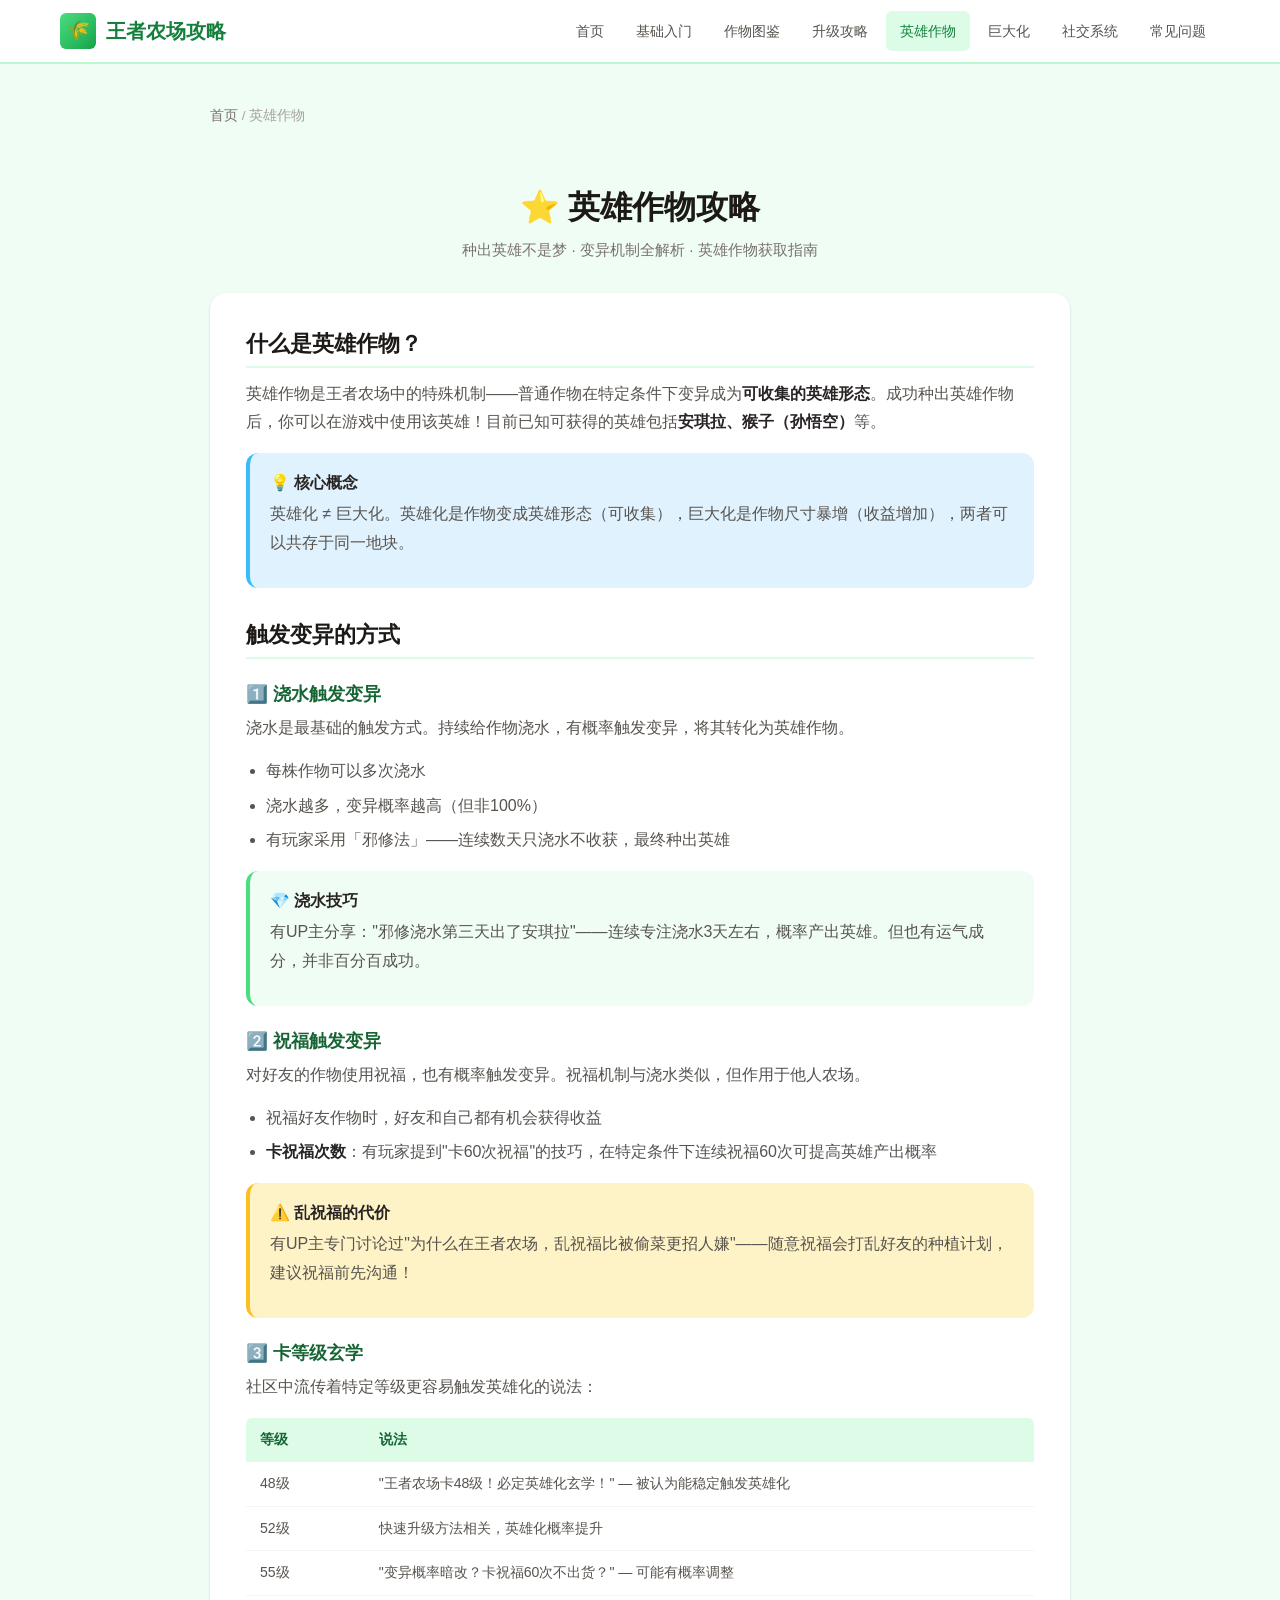
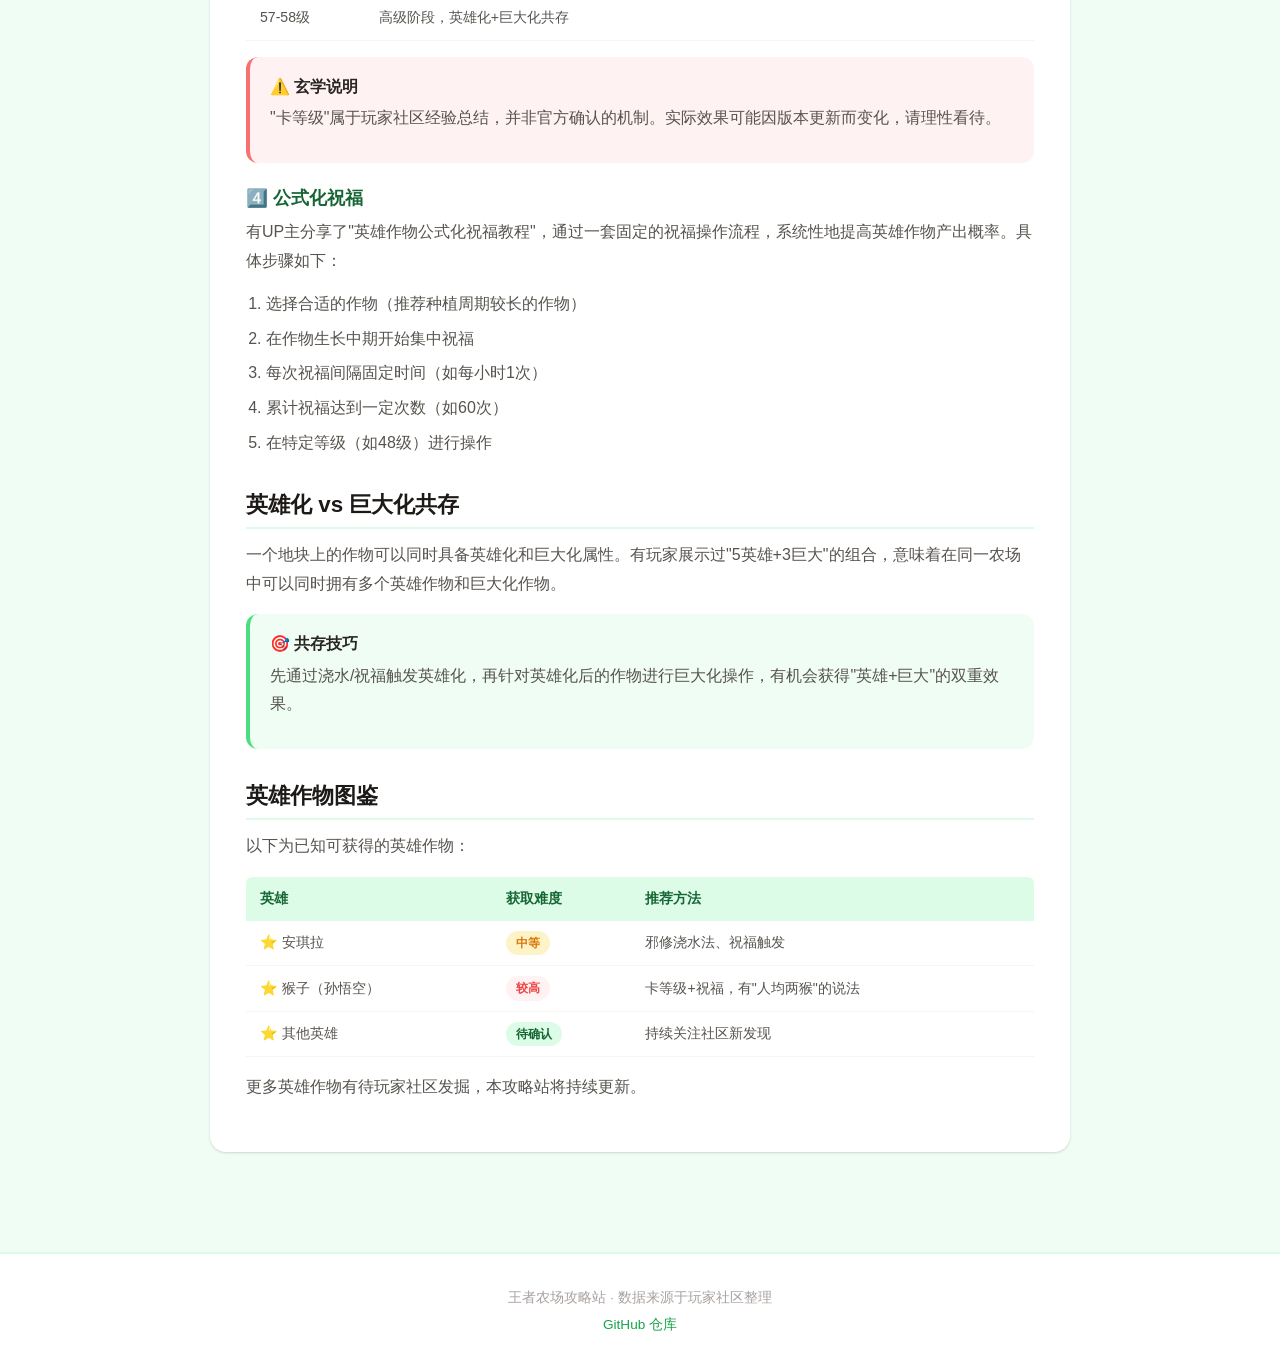
<file: guide/heroes.html>
<!DOCTYPE html>
<html lang="zh-CN">
<head>
  <meta charset="UTF-8">
  <meta name="viewport" content="width=device-width, initial-scale=1.0">
  <title>英雄作物 - 王者农场攻略站</title>
  <meta name="description" content="王者农场英雄化变异机制详解：浇水触发、祝福触发、卡等级玄学、公式化祝福、英雄作物图鉴、英雄+巨大化共存技巧。">
  <meta name="keywords" content="王者荣耀,王者农场,英雄作物,变异机制,英雄化,巨大化,安琪拉,猴子">
  <link rel="icon" href="data:image/svg+xml,<svg xmlns='http://www.w3.org/2000/svg' viewBox='0 0 100 100'><text y='.9em' font-size='90'>🌱</text></svg>">
  <link rel="stylesheet" href="/assets/css/style.css">
  <meta name="google-adsense-account" content="ca-pub-1284373225381842">
  <script async src="https://pagead2.googlesyndication.com/pagead/js/adsbygoogle.js?client=ca-pub-1284373225381842" crossorigin="anonymous"></script>
  <!-- Open Graph -->
  <meta property="og:title" content="英雄作物攻略 - 王者农场攻略站">
  <meta property="og:description" content="王者农场英雄化变异机制详解：浇水触发、祝福触发、卡等级玄学、公式化祝福、英雄作物图鉴。">
  <meta property="og:url" content="https://wz-farm-guide.pages.dev/guide/heroes">
  <meta property="og:type" content="article">
  <meta property="og:site_name" content="王者农场攻略站">
  <meta property="og:locale" content="zh_CN">
  <meta name="twitter:card" content="summary">
  <meta name="twitter:title" content="英雄作物攻略 - 王者农场攻略站">
  <meta name="twitter:description" content="王者农场英雄化变异机制详解：浇水触发、祝福触发、卡等级玄学、公式化祝福。">
  <link rel="canonical" href="https://wz-farm-guide.pages.dev/guide/heroes">
</head>
<body>
  <header class="header">
    <div class="container">
      <a href="/" class="logo"><span class="logo-icon">🌾</span>王者农场攻略</a>
      <button class="menu-toggle" id="menuToggle" aria-label="菜单">
        <span class="menu-bar"></span>
        <span class="menu-bar"></span>
        <span class="menu-bar"></span>
      </button>
      <nav class="nav" id="nav">
        <a href="/">首页</a>
        <a href="/guide/basics">基础入门</a>
        <a href="/guide/crops">作物图鉴</a>
        <a href="/guide/leveling">升级攻略</a>
        <a href="/guide/heroes" class="active">英雄作物</a>
        <a href="/guide/giant">巨大化</a>
        <a href="/guide/social">社交系统</a>
        <a href="/guide/faq">常见问题</a>
      </nav>
    </div>
  </header>
  <div class="nav-overlay" id="navOverlay"></div>

  <div class="page-content">
    <div class="container">
      <div class="breadcrumb">
        <a href="/">首页</a> <span>/</span> <span>英雄作物</span>
      </div>
      <div class="page-header">
        <h1>⭐ 英雄作物攻略</h1>
        <p>种出英雄不是梦 · 变异机制全解析 · 英雄作物获取指南</p>
      </div>

      <div class="content-body">
        <h2>什么是英雄作物？</h2>
        <p>英雄作物是王者农场中的特殊机制——普通作物在特定条件下变异成为<strong>可收集的英雄形态</strong>。成功种出英雄作物后，你可以在游戏中使用该英雄！目前已知可获得的英雄包括<strong>安琪拉、猴子（孙悟空）</strong>等。</p>

        <div class="info-box info">
          <strong>💡 核心概念</strong>
          <p>英雄化 ≠ 巨大化。英雄化是作物变成英雄形态（可收集），巨大化是作物尺寸暴增（收益增加），两者可以共存于同一地块。</p>
        </div>

        <h2>触发变异的方式</h2>

        <h3>1️⃣ 浇水触发变异</h3>
        <p>浇水是最基础的触发方式。持续给作物浇水，有概率触发变异，将其转化为英雄作物。</p>
        <ul>
          <li>每株作物可以多次浇水</li>
          <li>浇水越多，变异概率越高（但非100%）</li>
          <li>有玩家采用「邪修法」——连续数天只浇水不收获，最终种出英雄</li>
        </ul>

        <div class="info-box tip">
          <strong>💎 浇水技巧</strong>
          <p>有UP主分享："邪修浇水第三天出了安琪拉"——连续专注浇水3天左右，概率产出英雄。但也有运气成分，并非百分百成功。</p>
        </div>

        <h3>2️⃣ 祝福触发变异</h3>
        <p>对好友的作物使用祝福，也有概率触发变异。祝福机制与浇水类似，但作用于他人农场。</p>
        <ul>
          <li>祝福好友作物时，好友和自己都有机会获得收益</li>
          <li><strong>卡祝福次数</strong>：有玩家提到"卡60次祝福"的技巧，在特定条件下连续祝福60次可提高英雄产出概率</li>
        </ul>

        <div class="info-box warn">
          <strong>⚠️ 乱祝福的代价</strong>
          <p>有UP主专门讨论过"为什么在王者农场，乱祝福比被偷菜更招人嫌"——随意祝福会打乱好友的种植计划，建议祝福前先沟通！</p>
        </div>

        <h3>3️⃣ 卡等级玄学</h3>
        <p>社区中流传着特定等级更容易触发英雄化的说法：</p>
        <div class="table-wrap">
          <table>
            <thead>
              <tr>
                <th>等级</th>
                <th>说法</th>
              </tr>
            </thead>
            <tbody>
              <tr><td>48级</td><td>"王者农场卡48级！必定英雄化玄学！" — 被认为能稳定触发英雄化</td></tr>
              <tr><td>52级</td><td>快速升级方法相关，英雄化概率提升</td></tr>
              <tr><td>55级</td><td>"变异概率暗改？卡祝福60次不出货？" — 可能有概率调整</td></tr>
              <tr><td>57-58级</td><td>高级阶段，英雄化+巨大化共存</td></tr>
            </tbody>
          </table>
        </div>

        <div class="info-box alert">
          <strong>⚠️ 玄学说明</strong>
          <p>"卡等级"属于玩家社区经验总结，并非官方确认的机制。实际效果可能因版本更新而变化，请理性看待。</p>
        </div>

        <h3>4️⃣ 公式化祝福</h3>
        <p>有UP主分享了"英雄作物公式化祝福教程"，通过一套固定的祝福操作流程，系统性地提高英雄作物产出概率。具体步骤如下：</p>
        <ol>
          <li>选择合适的作物（推荐种植周期较长的作物）</li>
          <li>在作物生长中期开始集中祝福</li>
          <li>每次祝福间隔固定时间（如每小时1次）</li>
          <li>累计祝福达到一定次数（如60次）</li>
          <li>在特定等级（如48级）进行操作</li>
        </ol>

        <h2>英雄化 vs 巨大化共存</h2>
        <p>一个地块上的作物可以同时具备英雄化和巨大化属性。有玩家展示过"5英雄+3巨大"的组合，意味着在同一农场中可以同时拥有多个英雄作物和巨大化作物。</p>

        <div class="info-box tip">
          <strong>🎯 共存技巧</strong>
          <p>先通过浇水/祝福触发英雄化，再针对英雄化后的作物进行巨大化操作，有机会获得"英雄+巨大"的双重效果。</p>
        </div>

        <h2>英雄作物图鉴</h2>
        <p>以下为已知可获得的英雄作物：</p>
        <div class="table-wrap">
          <table>
            <thead>
              <tr>
                <th>英雄</th>
                <th>获取难度</th>
                <th>推荐方法</th>
              </tr>
            </thead>
            <tbody>
              <tr>
                <td>⭐ 安琪拉</td>
                <td><span class="tag tag-amber">中等</span></td>
                <td>邪修浇水法、祝福触发</td>
              </tr>
              <tr>
                <td>⭐ 猴子（孙悟空）</td>
                <td><span class="tag tag-red">较高</span></td>
                <td>卡等级+祝福，有"人均两猴"的说法</td>
              </tr>
              <tr>
                <td>⭐ 其他英雄</td>
                <td><span class="tag tag-green">待确认</span></td>
                <td>持续关注社区新发现</td>
              </tr>
            </tbody>
          </table>
        </div>

        <p>更多英雄作物有待玩家社区发掘，本攻略站将持续更新。</p>
      </div>
    </div>
  </div>

  <footer class="footer">
    <div class="container">
      <p>王者农场攻略站 · 数据来源于玩家社区整理</p>
      <p style="margin-top:4px;"><a href="https://github.com/yintao0303/wz-farm-guide" target="_blank">GitHub 仓库</a></p>
    </div>
  </footer>

  <button class="back-top" id="backTop">↑</button>
  <script src="/assets/js/main.js"></script>
  <script src="/assets/js/ads.js"></script>
  <script src="/assets/js/seo.js"></script>
</body>
</html>
</file>
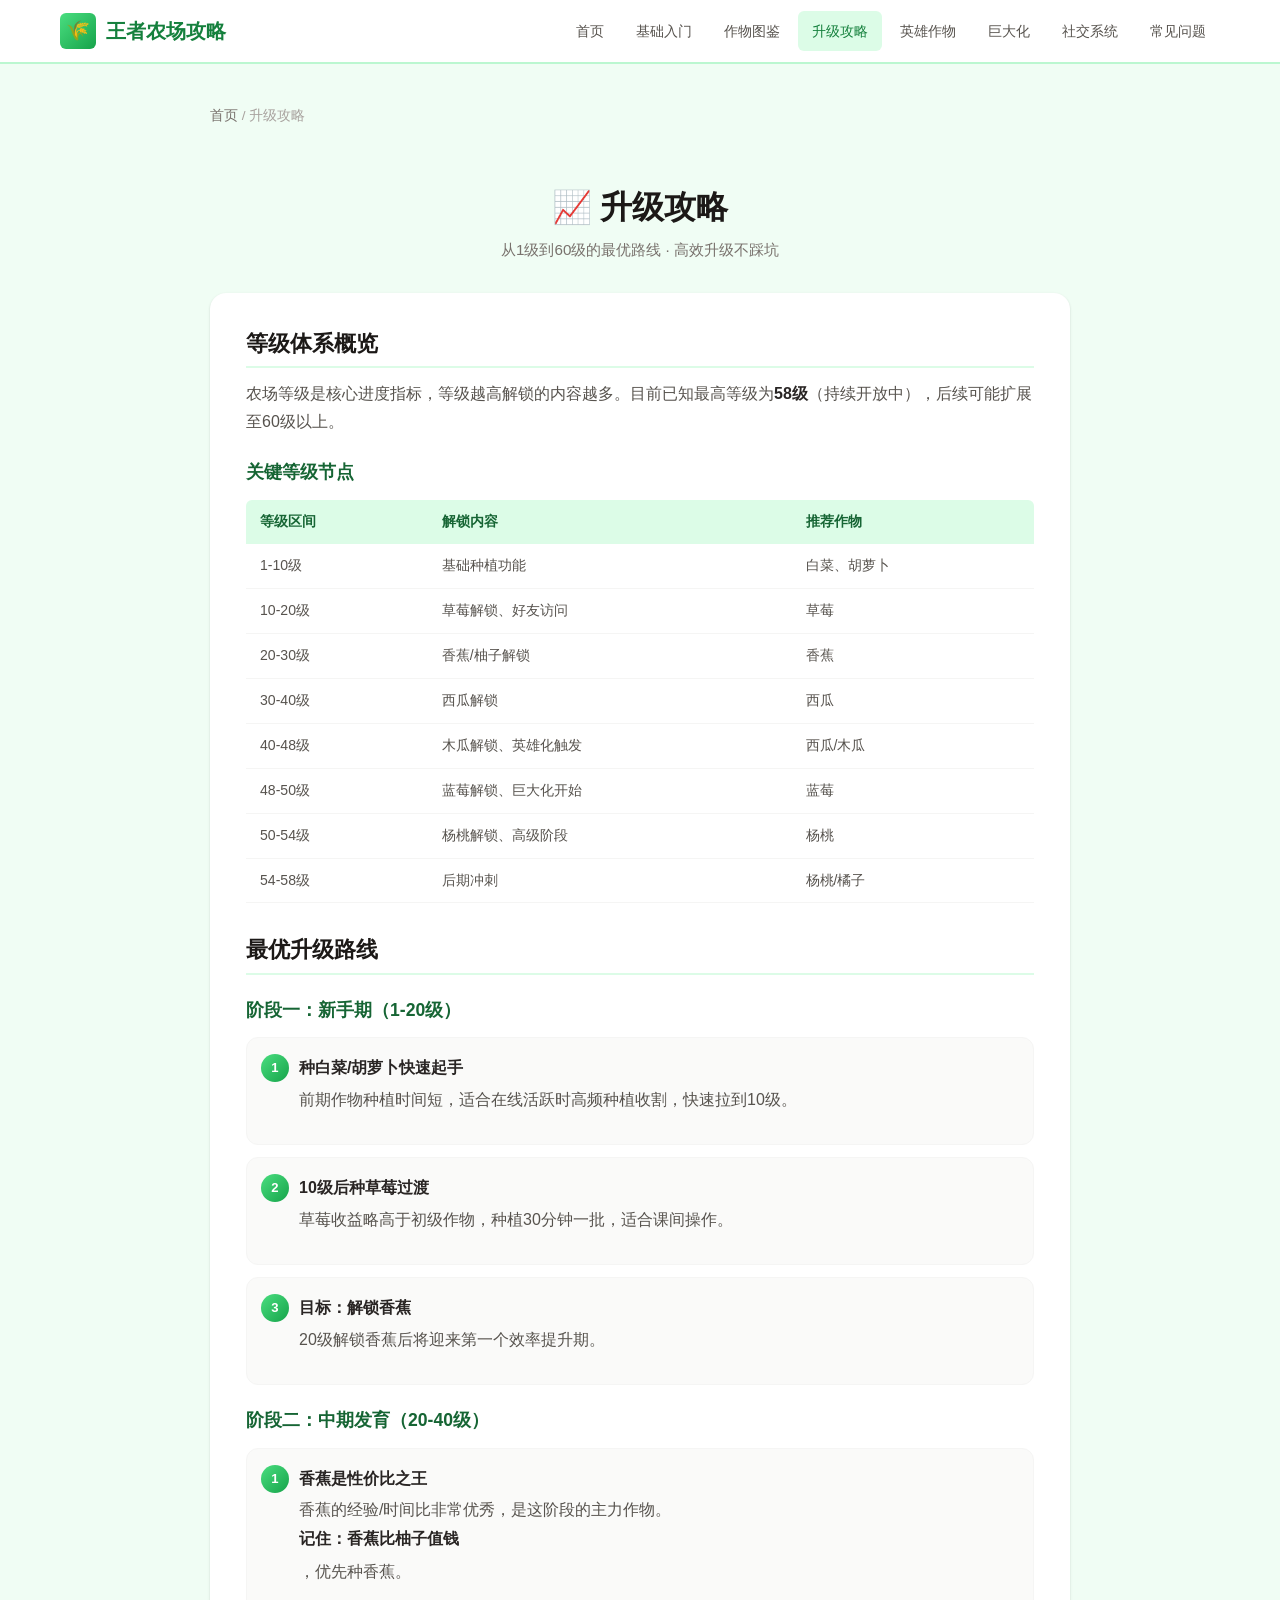
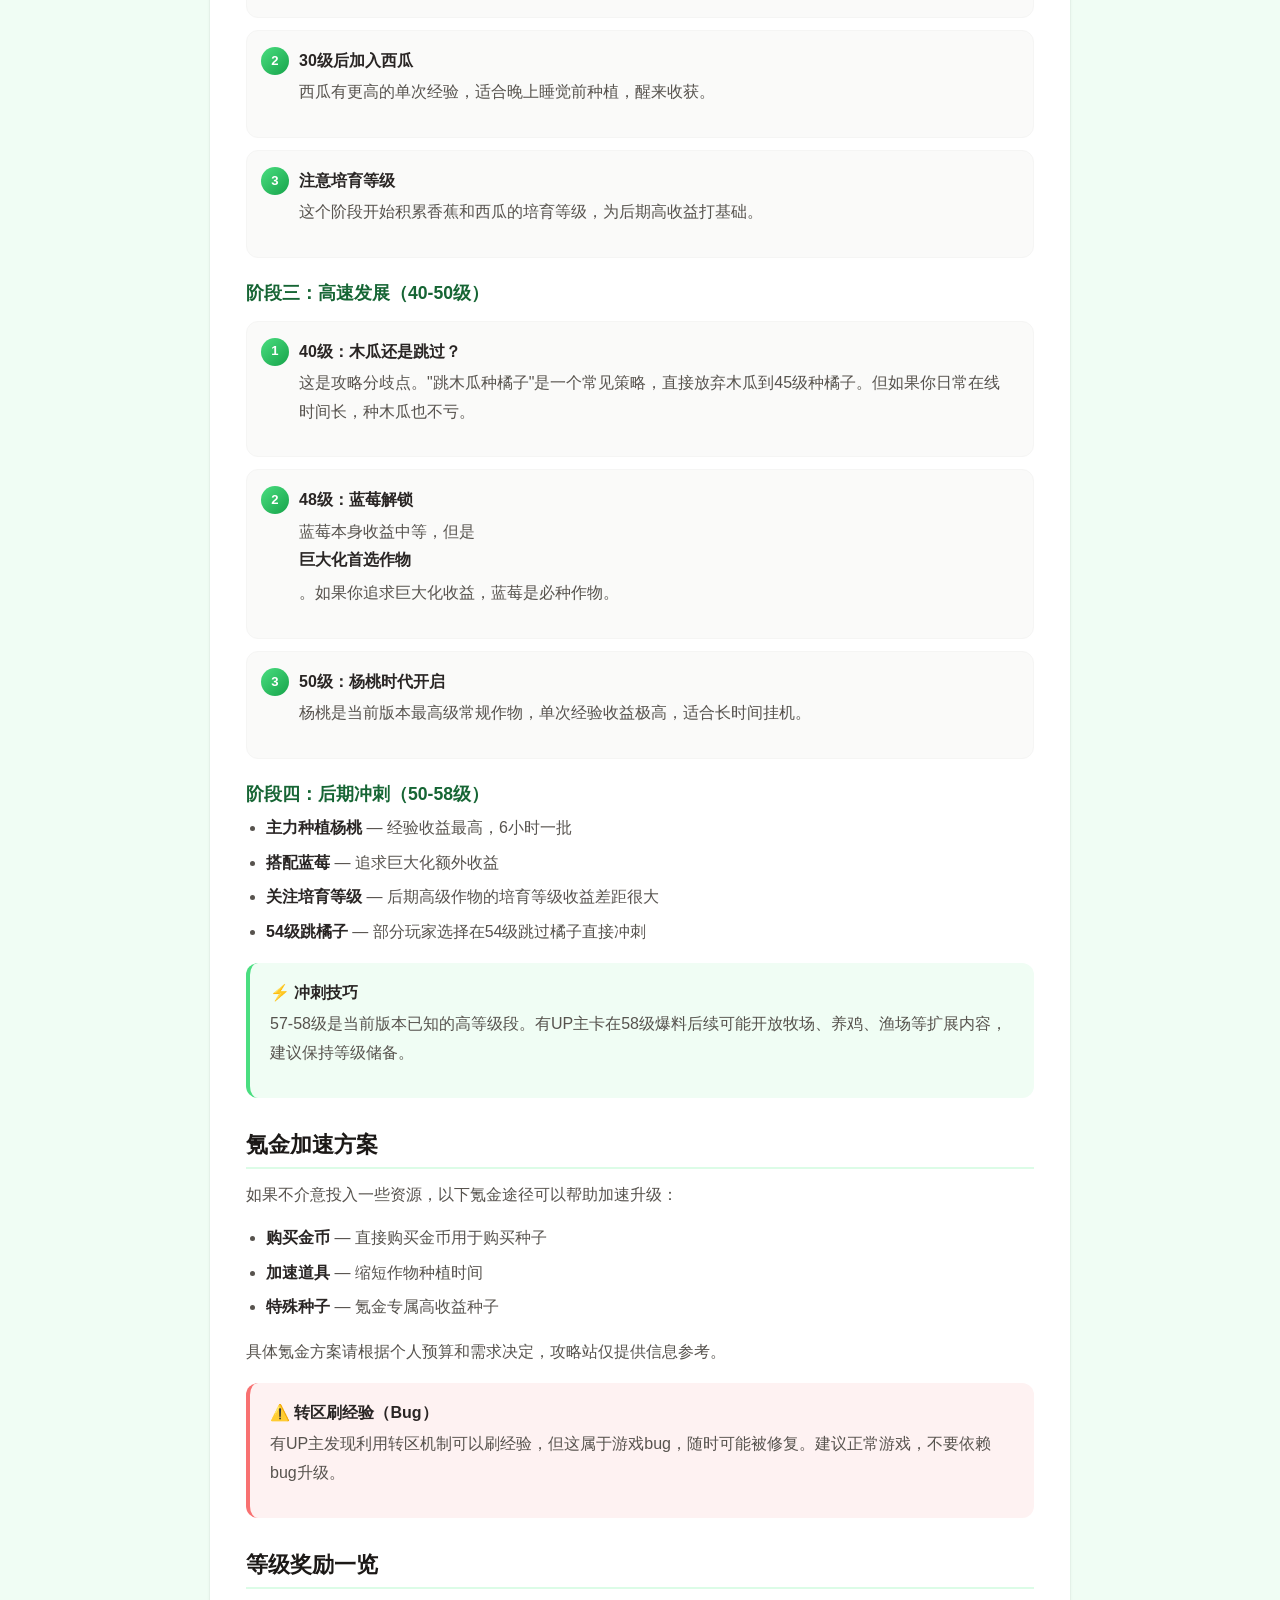
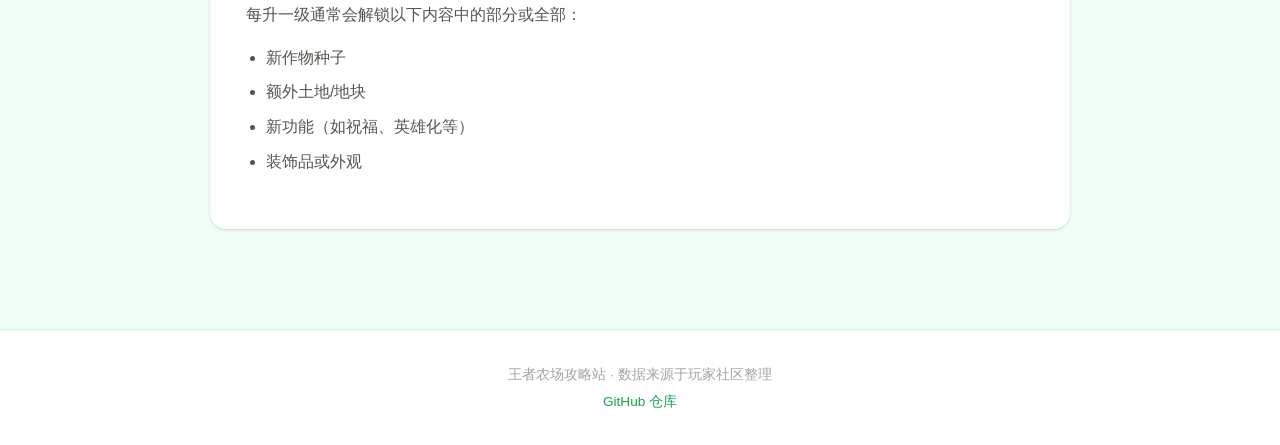
<file: guide/leveling.html>
<!DOCTYPE html>
<html lang="zh-CN">
<head>
  <meta charset="UTF-8">
  <meta name="viewport" content="width=device-width, initial-scale=1.0">
  <title>升级攻略 - 王者农场攻略站</title>
  <meta name="description" content="王者农场等级提升全攻略：1-58级最优升级路线、作物选择策略、跳过技巧、关键等级节点解锁内容、氪金加速方案。">
  <meta name="keywords" content="王者荣耀,王者农场,升级攻略,等级提升,种植路线,快速升级">
  <link rel="icon" href="data:image/svg+xml,<svg xmlns='http://www.w3.org/2000/svg' viewBox='0 0 100 100'><text y='.9em' font-size='90'>🌱</text></svg>">
  <link rel="stylesheet" href="/assets/css/style.css">
  <meta name="google-adsense-account" content="ca-pub-1284373225381842">
  <script async src="https://pagead2.googlesyndication.com/pagead/js/adsbygoogle.js?client=ca-pub-1284373225381842" crossorigin="anonymous"></script>
  <!-- Open Graph -->
  <meta property="og:title" content="升级攻略 - 王者农场攻略站">
  <meta property="og:description" content="王者农场等级提升全攻略：1-58级最优升级路线、作物选择策略、跳过技巧、关键等级节点解锁内容。">
  <meta property="og:url" content="https://wz-farm-guide.pages.dev/guide/leveling">
  <meta property="og:type" content="article">
  <meta property="og:site_name" content="王者农场攻略站">
  <meta property="og:locale" content="zh_CN">
  <meta name="twitter:card" content="summary">
  <meta name="twitter:title" content="升级攻略 - 王者农场攻略站">
  <meta name="twitter:description" content="王者农场等级提升全攻略：1-58级最优升级路线、作物选择策略、跳过技巧。">
  <link rel="canonical" href="https://wz-farm-guide.pages.dev/guide/leveling">
</head>
<body>
  <header class="header">
    <div class="container">
      <a href="/" class="logo"><span class="logo-icon">🌾</span>王者农场攻略</a>
      <button class="menu-toggle" id="menuToggle" aria-label="菜单">
        <span class="menu-bar"></span>
        <span class="menu-bar"></span>
        <span class="menu-bar"></span>
      </button>
      <nav class="nav" id="nav">
        <a href="/">首页</a>
        <a href="/guide/basics">基础入门</a>
        <a href="/guide/crops">作物图鉴</a>
        <a href="/guide/leveling" class="active">升级攻略</a>
        <a href="/guide/heroes">英雄作物</a>
        <a href="/guide/giant">巨大化</a>
        <a href="/guide/social">社交系统</a>
        <a href="/guide/faq">常见问题</a>
      </nav>
    </div>
  </header>
  <div class="nav-overlay" id="navOverlay"></div>

  <div class="page-content">
    <div class="container">
      <div class="breadcrumb">
        <a href="/">首页</a> <span>/</span> <span>升级攻略</span>
      </div>
      <div class="page-header">
        <h1>📈 升级攻略</h1>
        <p>从1级到60级的最优路线 · 高效升级不踩坑</p>
      </div>

      <div class="content-body">
        <h2>等级体系概览</h2>
        <p>农场等级是核心进度指标，等级越高解锁的内容越多。目前已知最高等级为<strong>58级</strong>（持续开放中），后续可能扩展至60级以上。</p>

        <h3>关键等级节点</h3>
        <div class="table-wrap">
          <table>
            <thead>
              <tr>
                <th>等级区间</th>
                <th>解锁内容</th>
                <th>推荐作物</th>
              </tr>
            </thead>
            <tbody>
              <tr><td>1-10级</td><td>基础种植功能</td><td>白菜、胡萝卜</td></tr>
              <tr><td>10-20级</td><td>草莓解锁、好友访问</td><td>草莓</td></tr>
              <tr><td>20-30级</td><td>香蕉/柚子解锁</td><td>香蕉</td></tr>
              <tr><td>30-40级</td><td>西瓜解锁</td><td>西瓜</td></tr>
              <tr><td>40-48级</td><td>木瓜解锁、英雄化触发</td><td>西瓜/木瓜</td></tr>
              <tr><td>48-50级</td><td>蓝莓解锁、巨大化开始</td><td>蓝莓</td></tr>
              <tr><td>50-54级</td><td>杨桃解锁、高级阶段</td><td>杨桃</td></tr>
              <tr><td>54-58级</td><td>后期冲刺</td><td>杨桃/橘子</td></tr>
            </tbody>
          </table>
        </div>

        <h2>最优升级路线</h2>

        <h3>阶段一：新手期（1-20级）</h3>
        <div class="steps">
          <div class="step">
            <strong>种白菜/胡萝卜快速起手</strong>
            <p>前期作物种植时间短，适合在线活跃时高频种植收割，快速拉到10级。</p>
          </div>
          <div class="step">
            <strong>10级后种草莓过渡</strong>
            <p>草莓收益略高于初级作物，种植30分钟一批，适合课间操作。</p>
          </div>
          <div class="step">
            <strong>目标：解锁香蕉</strong>
            <p>20级解锁香蕉后将迎来第一个效率提升期。</p>
          </div>
        </div>

        <h3>阶段二：中期发育（20-40级）</h3>
        <div class="steps">
          <div class="step">
            <strong>香蕉是性价比之王</strong>
            <p>香蕉的经验/时间比非常优秀，是这阶段的主力作物。<strong>记住：香蕉比柚子值钱</strong>，优先种香蕉。</p>
          </div>
          <div class="step">
            <strong>30级后加入西瓜</strong>
            <p>西瓜有更高的单次经验，适合晚上睡觉前种植，醒来收获。</p>
          </div>
          <div class="step">
            <strong>注意培育等级</strong>
            <p>这个阶段开始积累香蕉和西瓜的培育等级，为后期高收益打基础。</p>
          </div>
        </div>

        <h3>阶段三：高速发展（40-50级）</h3>
        <div class="steps">
          <div class="step">
            <strong>40级：木瓜还是跳过？</strong>
            <p>这是攻略分歧点。"跳木瓜种橘子"是一个常见策略，直接放弃木瓜到45级种橘子。但如果你日常在线时间长，种木瓜也不亏。</p>
          </div>
          <div class="step">
            <strong>48级：蓝莓解锁</strong>
            <p>蓝莓本身收益中等，但是<strong>巨大化首选作物</strong>。如果你追求巨大化收益，蓝莓是必种作物。</p>
          </div>
          <div class="step">
            <strong>50级：杨桃时代开启</strong>
            <p>杨桃是当前版本最高级常规作物，单次经验收益极高，适合长时间挂机。</p>
          </div>
        </div>

        <h3>阶段四：后期冲刺（50-58级）</h3>
        <ul>
          <li><strong>主力种植杨桃</strong> — 经验收益最高，6小时一批</li>
          <li><strong>搭配蓝莓</strong> — 追求巨大化额外收益</li>
          <li><strong>关注培育等级</strong> — 后期高级作物的培育等级收益差距很大</li>
          <li><strong>54级跳橘子</strong> — 部分玩家选择在54级跳过橘子直接冲刺</li>
        </ul>

        <div class="info-box tip">
          <strong>⚡ 冲刺技巧</strong>
          <p>57-58级是当前版本已知的高等级段。有UP主卡在58级爆料后续可能开放牧场、养鸡、渔场等扩展内容，建议保持等级储备。</p>
        </div>

        <h2>氪金加速方案</h2>
        <p>如果不介意投入一些资源，以下氪金途径可以帮助加速升级：</p>
        <ul>
          <li><strong>购买金币</strong> — 直接购买金币用于购买种子</li>
          <li><strong>加速道具</strong> — 缩短作物种植时间</li>
          <li><strong>特殊种子</strong> — 氪金专属高收益种子</li>
        </ul>
        <p>具体氪金方案请根据个人预算和需求决定，攻略站仅提供信息参考。</p>

        <div class="info-box alert">
          <strong>⚠️ 转区刷经验（Bug）</strong>
          <p>有UP主发现利用转区机制可以刷经验，但这属于游戏bug，随时可能被修复。建议正常游戏，不要依赖bug升级。</p>
        </div>

        <h2>等级奖励一览</h2>
        <p>每升一级通常会解锁以下内容中的部分或全部：</p>
        <ul>
          <li>新作物种子</li>
          <li>额外土地/地块</li>
          <li>新功能（如祝福、英雄化等）</li>
          <li>装饰品或外观</li>
        </ul>
      </div>
    </div>
  </div>

  <footer class="footer">
    <div class="container">
      <p>王者农场攻略站 · 数据来源于玩家社区整理</p>
      <p style="margin-top:4px;"><a href="https://github.com/yintao0303/wz-farm-guide" target="_blank">GitHub 仓库</a></p>
    </div>
  </footer>

  <button class="back-top" id="backTop">↑</button>
  <script src="/assets/js/main.js"></script>
  <script src="/assets/js/ads.js"></script>
  <script src="/assets/js/seo.js"></script>
</body>
</html>
</file>
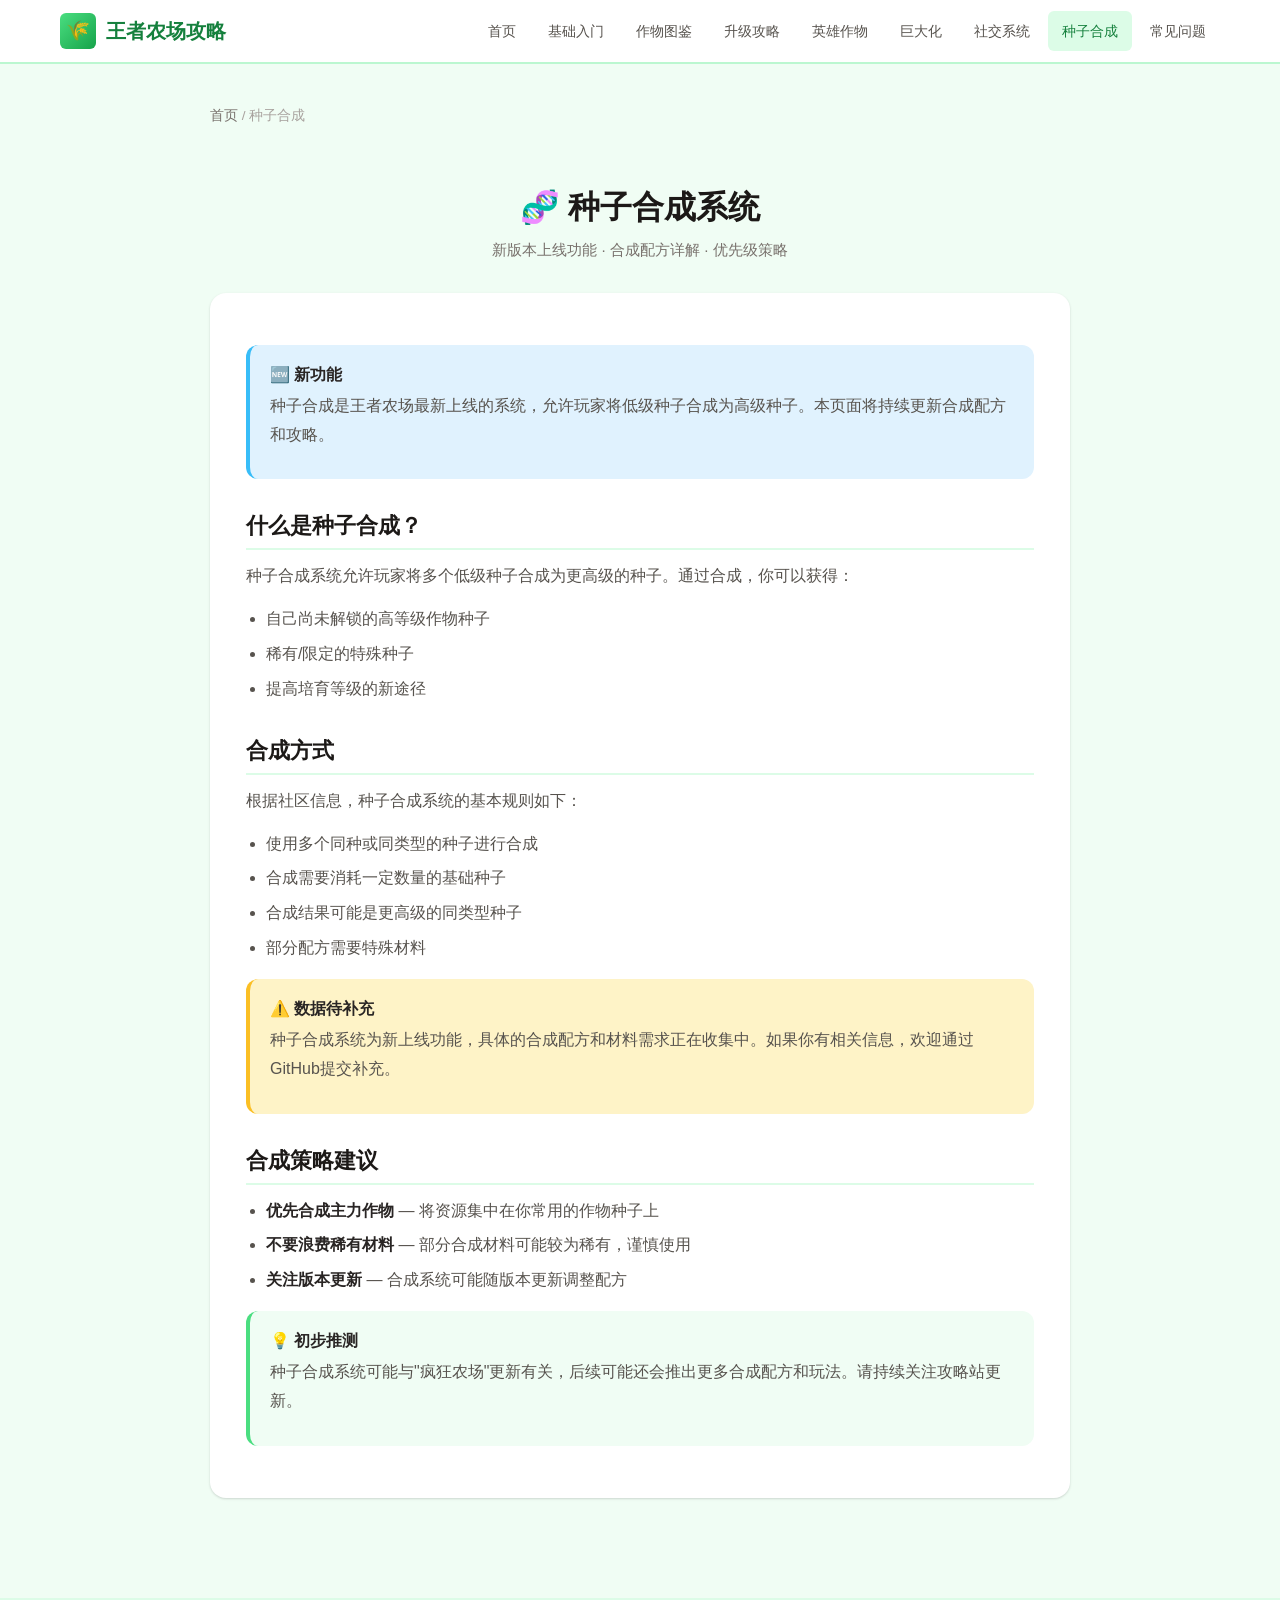
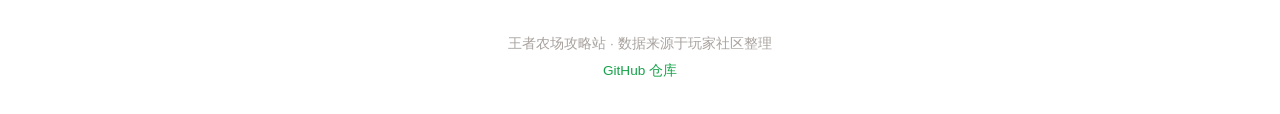
<file: guide/seeds.html>
<!DOCTYPE html>
<html lang="zh-CN">
<head>
  <meta charset="UTF-8">
  <meta name="viewport" content="width=device-width, initial-scale=1.0">
  <title>种子合成 - 王者农场攻略站</title>
  <meta name="description" content="王者农场种子合成系统攻略：合成配方、材料获取、合成优先级策略、新版本更新内容详解。">
  <meta name="keywords" content="王者荣耀,王者农场,种子合成,合成配方,新版本">
  <link rel="icon" href="data:image/svg+xml,<svg xmlns='http://www.w3.org/2000/svg' viewBox='0 0 100 100'><text y='.9em' font-size='90'>🌱</text></svg>">
  <link rel="stylesheet" href="/assets/css/style.css">
  <meta name="google-adsense-account" content="ca-pub-1284373225381842">
  <script async src="https://pagead2.googlesyndication.com/pagead/js/adsbygoogle.js?client=ca-pub-1284373225381842" crossorigin="anonymous"></script>
  <!-- Open Graph -->
  <meta property="og:title" content="种子合成 - 王者农场攻略站">
  <meta property="og:description" content="王者农场种子合成系统攻略：合成配方、材料获取、合成优先级策略、新版本更新内容详解。">
  <meta property="og:url" content="https://wz-farm-guide.pages.dev/guide/seeds">
  <meta property="og:type" content="article">
  <meta property="og:site_name" content="王者农场攻略站">
  <meta property="og:locale" content="zh_CN">
  <meta name="twitter:card" content="summary">
  <meta name="twitter:title" content="种子合成 - 王者农场攻略站">
  <meta name="twitter:description" content="王者农场种子合成系统攻略：合成配方、材料获取、合成优先级策略。">
  <link rel="canonical" href="https://wz-farm-guide.pages.dev/guide/seeds">
</head>
<body>
  <header class="header">
    <div class="container">
      <a href="/" class="logo"><span class="logo-icon">🌾</span>王者农场攻略</a>
      <button class="menu-toggle" id="menuToggle" aria-label="菜单">
        <span class="menu-bar"></span>
        <span class="menu-bar"></span>
        <span class="menu-bar"></span>
      </button>
      <nav class="nav" id="nav">
        <a href="/">首页</a>
        <a href="/guide/basics">基础入门</a>
        <a href="/guide/crops">作物图鉴</a>
        <a href="/guide/leveling">升级攻略</a>
        <a href="/guide/heroes">英雄作物</a>
        <a href="/guide/giant">巨大化</a>
        <a href="/guide/social">社交系统</a>
        <a href="/guide/seeds" class="active">种子合成</a>
        <a href="/guide/faq">常见问题</a>
      </nav>
    </div>
  </header>
  <div class="nav-overlay" id="navOverlay"></div>

  <div class="page-content">
    <div class="container">
      <div class="breadcrumb">
        <a href="/">首页</a> <span>/</span> <span>种子合成</span>
      </div>
      <div class="page-header">
        <h1>🧬 种子合成系统</h1>
        <p>新版本上线功能 · 合成配方详解 · 优先级策略</p>
      </div>

      <div class="content-body">
        <div class="info-box info">
          <strong>🆕 新功能</strong>
          <p>种子合成是王者农场最新上线的系统，允许玩家将低级种子合成为高级种子。本页面将持续更新合成配方和攻略。</p>
        </div>

        <h2>什么是种子合成？</h2>
        <p>种子合成系统允许玩家将多个低级种子合成为更高级的种子。通过合成，你可以获得：</p>
        <ul>
          <li>自己尚未解锁的高等级作物种子</li>
          <li>稀有/限定的特殊种子</li>
          <li>提高培育等级的新途径</li>
        </ul>

        <h2>合成方式</h2>
        <p>根据社区信息，种子合成系统的基本规则如下：</p>
        <ul>
          <li>使用多个同种或同类型的种子进行合成</li>
          <li>合成需要消耗一定数量的基础种子</li>
          <li>合成结果可能是更高级的同类型种子</li>
          <li>部分配方需要特殊材料</li>
        </ul>

        <div class="info-box warn">
          <strong>⚠️ 数据待补充</strong>
          <p>种子合成系统为新上线功能，具体的合成配方和材料需求正在收集中。如果你有相关信息，欢迎通过GitHub提交补充。</p>
        </div>

        <h2>合成策略建议</h2>
        <ul>
          <li><strong>优先合成主力作物</strong> — 将资源集中在你常用的作物种子上</li>
          <li><strong>不要浪费稀有材料</strong> — 部分合成材料可能较为稀有，谨慎使用</li>
          <li><strong>关注版本更新</strong> — 合成系统可能随版本更新调整配方</li>
        </ul>

        <div class="info-box tip">
          <strong>💡 初步推测</strong>
          <p>种子合成系统可能与"疯狂农场"更新有关，后续可能还会推出更多合成配方和玩法。请持续关注攻略站更新。</p>
        </div>
      </div>
    </div>
  </div>

  <footer class="footer">
    <div class="container">
      <p>王者农场攻略站 · 数据来源于玩家社区整理</p>
      <p style="margin-top:4px;"><a href="https://github.com/yintao0303/wz-farm-guide" target="_blank">GitHub 仓库</a></p>
    </div>
  </footer>

  <button class="back-top" id="backTop">↑</button>
  <script src="/assets/js/main.js"></script>
  <script src="/assets/js/ads.js"></script>
  <script src="/assets/js/seo.js"></script>
</body>
</html>
</file>
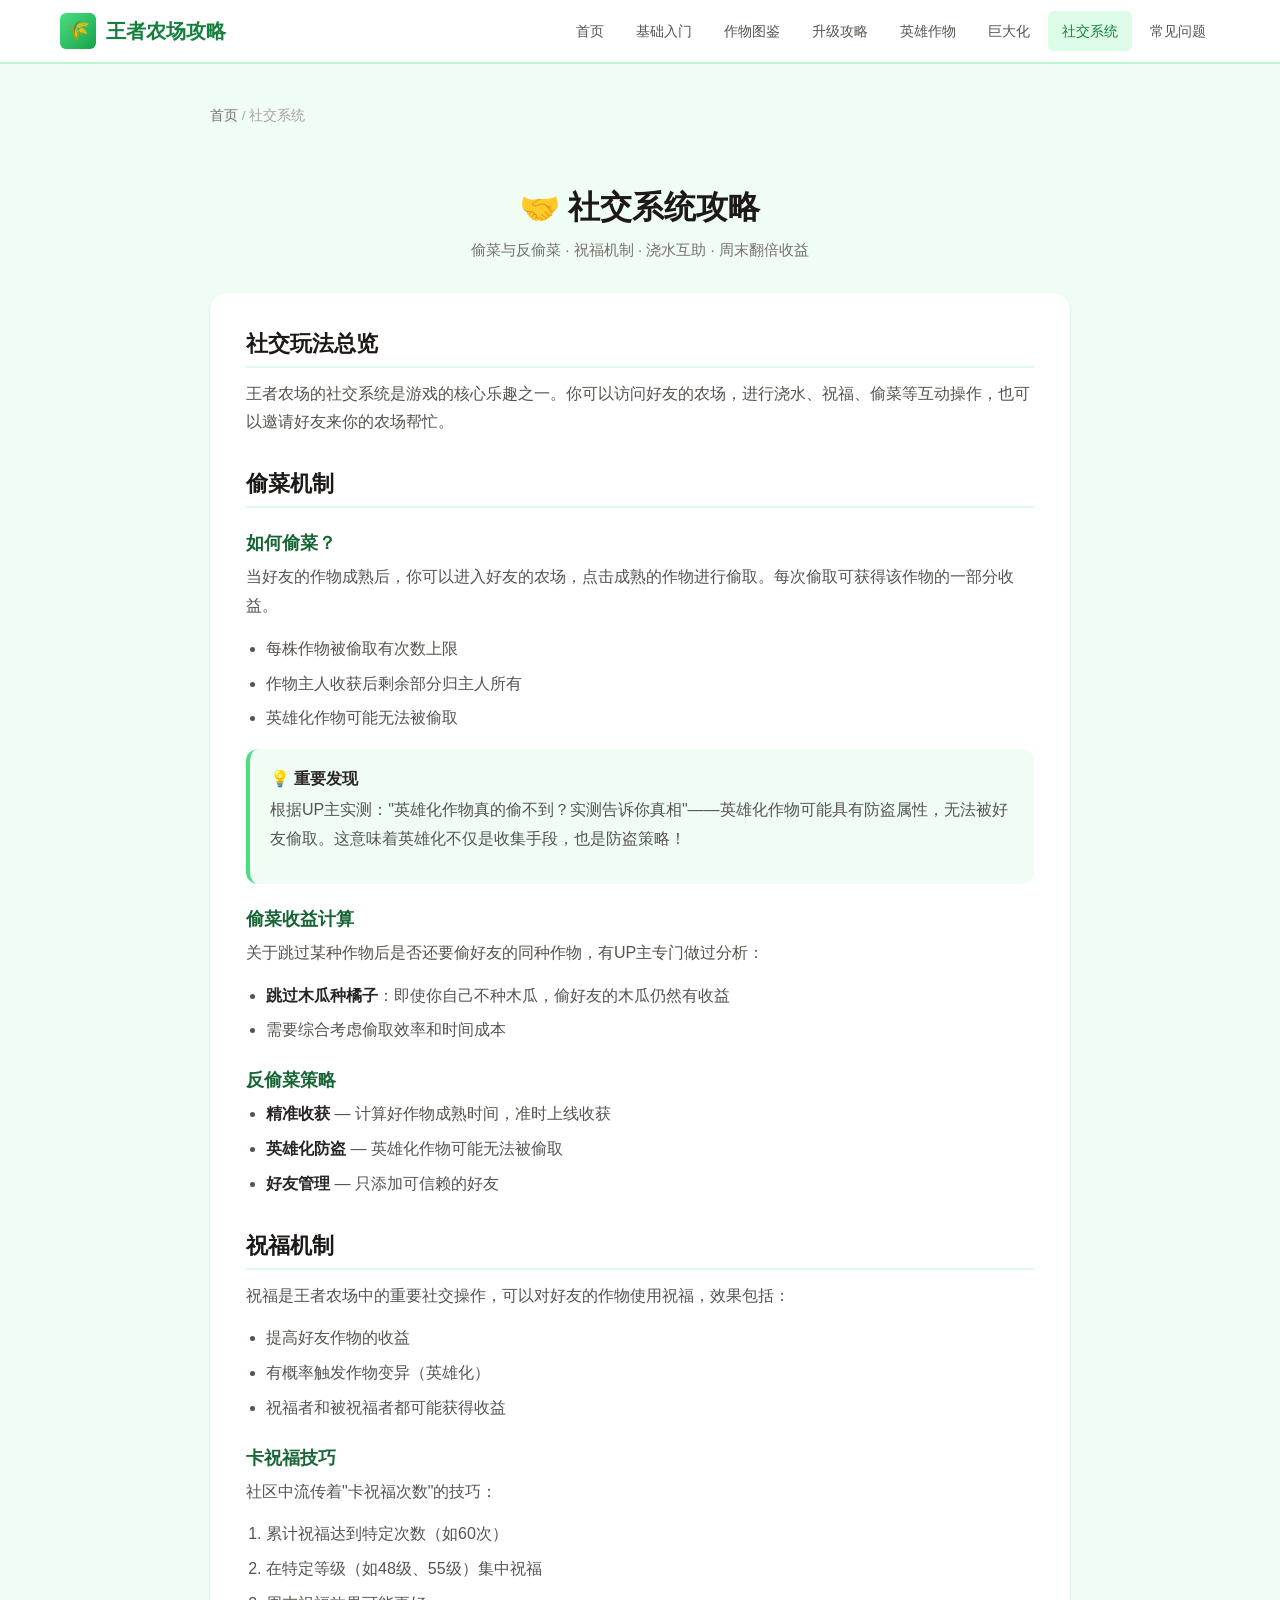
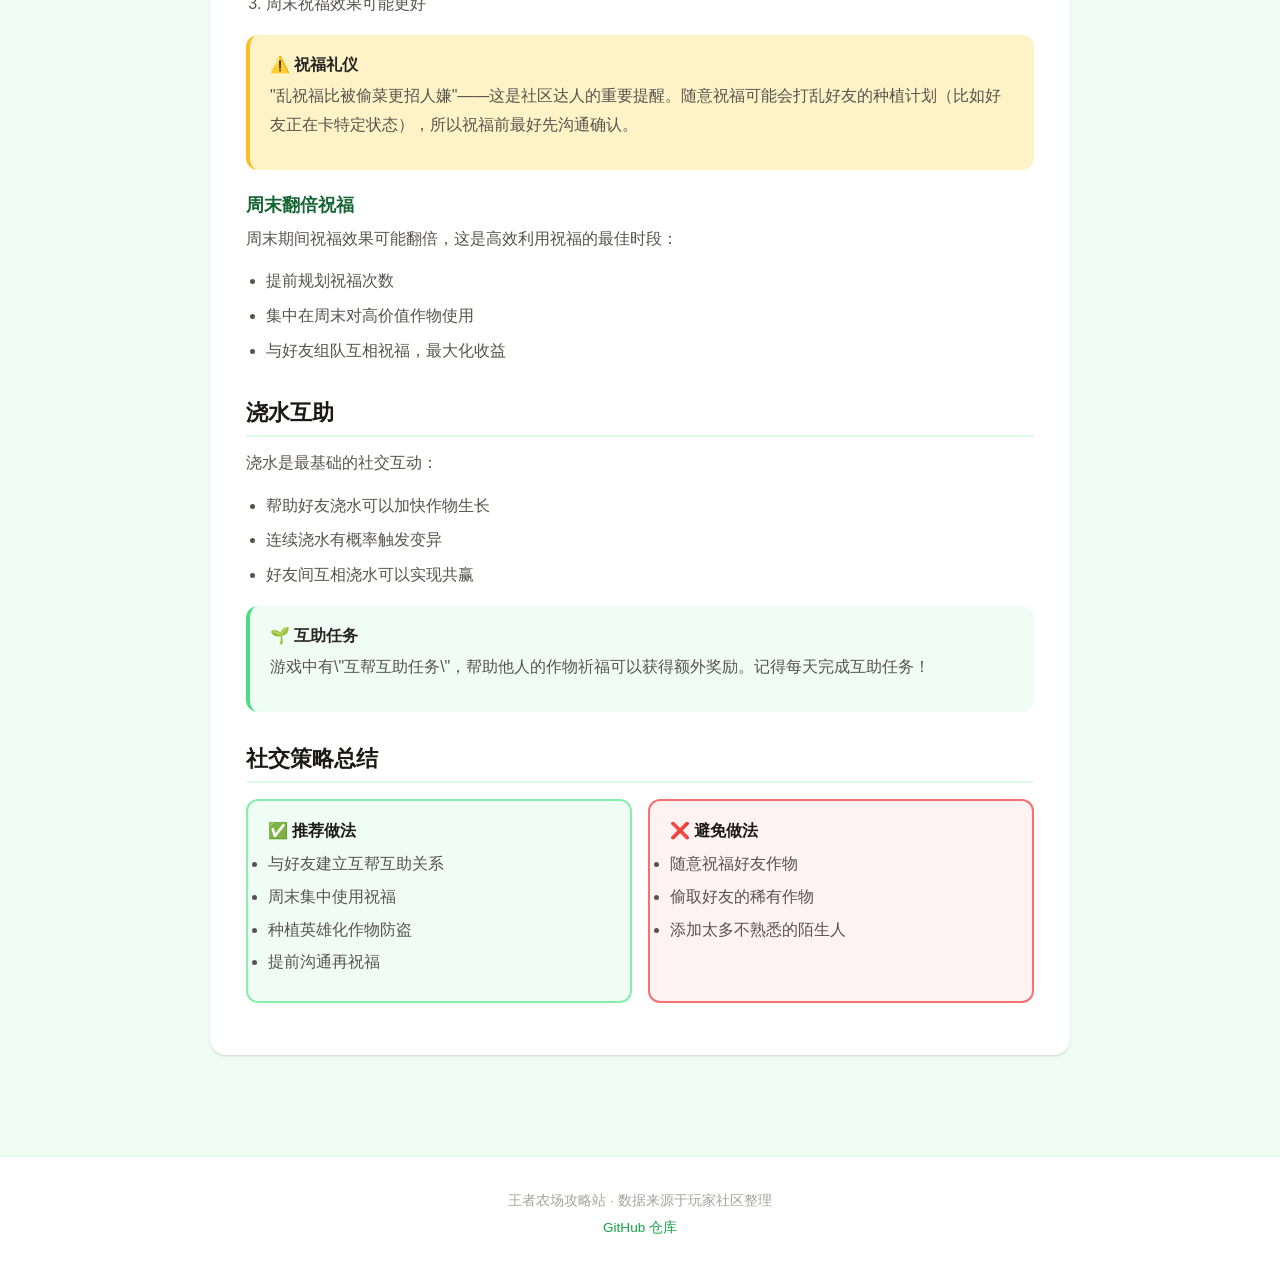
<file: guide/social.html>
<!DOCTYPE html>
<html lang="zh-CN">
<head>
  <meta charset="UTF-8">
  <meta name="viewport" content="width=device-width, initial-scale=1.0">
  <title>社交系统 - 王者农场攻略站</title>
  <meta name="description" content="王者农场社交玩法攻略：偷菜与反偷菜技巧、祝福机制详解、卡祝福方法、浇水互助、周末翻倍收益指南、祝福礼仪。">
  <meta name="keywords" content="王者荣耀,王者农场,偷菜,祝福,社交系统,浇水互助,反偷菜">
  <link rel="icon" href="data:image/svg+xml,<svg xmlns='http://www.w3.org/2000/svg' viewBox='0 0 100 100'><text y='.9em' font-size='90'>🌱</text></svg>">
  <link rel="stylesheet" href="/assets/css/style.css">
  <meta name="google-adsense-account" content="ca-pub-1284373225381842">
  <script async src="https://pagead2.googlesyndication.com/pagead/js/adsbygoogle.js?client=ca-pub-1284373225381842" crossorigin="anonymous"></script>
  <!-- Open Graph -->
  <meta property="og:title" content="社交系统攻略 - 王者农场攻略站">
  <meta property="og:description" content="王者农场社交玩法攻略：偷菜与反偷菜技巧、祝福机制详解、卡祝福方法、浇水互助、周末翻倍收益指南。">
  <meta property="og:url" content="https://wz-farm-guide.pages.dev/guide/social">
  <meta property="og:type" content="article">
  <meta property="og:site_name" content="王者农场攻略站">
  <meta property="og:locale" content="zh_CN">
  <meta name="twitter:card" content="summary">
  <meta name="twitter:title" content="社交系统攻略 - 王者农场攻略站">
  <meta name="twitter:description" content="王者农场社交玩法攻略：偷菜与反偷菜技巧、祝福机制详解、卡祝福方法。">
  <link rel="canonical" href="https://wz-farm-guide.pages.dev/guide/social">
</head>
<body>
  <header class="header">
    <div class="container">
      <a href="/" class="logo"><span class="logo-icon">🌾</span>王者农场攻略</a>
      <button class="menu-toggle" id="menuToggle" aria-label="菜单">
        <span class="menu-bar"></span>
        <span class="menu-bar"></span>
        <span class="menu-bar"></span>
      </button>
      <nav class="nav" id="nav">
        <a href="/">首页</a>
        <a href="/guide/basics">基础入门</a>
        <a href="/guide/crops">作物图鉴</a>
        <a href="/guide/leveling">升级攻略</a>
        <a href="/guide/heroes">英雄作物</a>
        <a href="/guide/giant">巨大化</a>
        <a href="/guide/social" class="active">社交系统</a>
        <a href="/guide/faq">常见问题</a>
      </nav>
    </div>
  </header>
  <div class="nav-overlay" id="navOverlay"></div>

  <div class="page-content">
    <div class="container">
      <div class="breadcrumb">
        <a href="/">首页</a> <span>/</span> <span>社交系统</span>
      </div>
      <div class="page-header">
        <h1>🤝 社交系统攻略</h1>
        <p>偷菜与反偷菜 · 祝福机制 · 浇水互助 · 周末翻倍收益</p>
      </div>

      <div class="content-body">
        <h2>社交玩法总览</h2>
        <p>王者农场的社交系统是游戏的核心乐趣之一。你可以访问好友的农场，进行浇水、祝福、偷菜等互动操作，也可以邀请好友来你的农场帮忙。</p>

        <h2>偷菜机制</h2>

        <h3>如何偷菜？</h3>
        <p>当好友的作物成熟后，你可以进入好友的农场，点击成熟的作物进行偷取。每次偷取可获得该作物的一部分收益。</p>
        <ul>
          <li>每株作物被偷取有次数上限</li>
          <li>作物主人收获后剩余部分归主人所有</li>
          <li>英雄化作物可能无法被偷取</li>
        </ul>

        <div class="info-box tip">
          <strong>💡 重要发现</strong>
          <p>根据UP主实测："英雄化作物真的偷不到？实测告诉你真相"——英雄化作物可能具有防盗属性，无法被好友偷取。这意味着英雄化不仅是收集手段，也是防盗策略！</p>
        </div>

        <h3>偷菜收益计算</h3>
        <p>关于跳过某种作物后是否还要偷好友的同种作物，有UP主专门做过分析：</p>
        <ul>
          <li><strong>跳过木瓜种橘子</strong>：即使你自己不种木瓜，偷好友的木瓜仍然有收益</li>
          <li>需要综合考虑偷取效率和时间成本</li>
        </ul>

        <h3>反偷菜策略</h3>
        <ul>
          <li><strong>精准收获</strong> — 计算好作物成熟时间，准时上线收获</li>
          <li><strong>英雄化防盗</strong> — 英雄化作物可能无法被偷取</li>
          <li><strong>好友管理</strong> — 只添加可信赖的好友</li>
        </ul>

        <h2>祝福机制</h2>
        <p>祝福是王者农场中的重要社交操作，可以对好友的作物使用祝福，效果包括：</p>
        <ul>
          <li>提高好友作物的收益</li>
          <li>有概率触发作物变异（英雄化）</li>
          <li>祝福者和被祝福者都可能获得收益</li>
        </ul>

        <h3>卡祝福技巧</h3>
        <p>社区中流传着"卡祝福次数"的技巧：</p>
        <ol>
          <li>累计祝福达到特定次数（如60次）</li>
          <li>在特定等级（如48级、55级）集中祝福</li>
          <li>周末祝福效果可能更好</li>
        </ol>

        <div class="info-box warn">
          <strong>⚠️ 祝福礼仪</strong>
          <p>"乱祝福比被偷菜更招人嫌"——这是社区达人的重要提醒。随意祝福可能会打乱好友的种植计划（比如好友正在卡特定状态），所以祝福前最好先沟通确认。</p>
        </div>

        <h3>周末翻倍祝福</h3>
        <p>周末期间祝福效果可能翻倍，这是高效利用祝福的最佳时段：</p>
        <ul>
          <li>提前规划祝福次数</li>
          <li>集中在周末对高价值作物使用</li>
          <li>与好友组队互相祝福，最大化收益</li>
        </ul>

        <h2>浇水互助</h2>
        <p>浇水是最基础的社交互动：</p>
        <ul>
          <li>帮助好友浇水可以加快作物生长</li>
          <li>连续浇水有概率触发变异</li>
          <li>好友间互相浇水可以实现共赢</li>
        </ul>

        <div class="info-box tip">
          <strong>🌱 互助任务</strong>
          <p>游戏中有\"互帮互助任务\"，帮助他人的作物祈福可以获得额外奖励。记得每天完成互助任务！</p>
        </div>

        <h2>社交策略总结</h2>
        <div class="compare-box">
          <div class="compare-item good">
            <h4>✅ 推荐做法</h4>
            <ul>
              <li>与好友建立互帮互助关系</li>
              <li>周末集中使用祝福</li>
              <li>种植英雄化作物防盗</li>
              <li>提前沟通再祝福</li>
            </ul>
          </div>
          <div class="compare-item bad">
            <h4>❌ 避免做法</h4>
            <ul>
              <li>随意祝福好友作物</li>
              <li>偷取好友的稀有作物</li>
              <li>添加太多不熟悉的陌生人</li>
            </ul>
          </div>
        </div>
      </div>
    </div>
  </div>

  <footer class="footer">
    <div class="container">
      <p>王者农场攻略站 · 数据来源于玩家社区整理</p>
      <p style="margin-top:4px;"><a href="https://github.com/yintao0303/wz-farm-guide" target="_blank">GitHub 仓库</a></p>
    </div>
  </footer>

  <button class="back-top" id="backTop">↑</button>
  <script src="/assets/js/main.js"></script>
  <script src="/assets/js/ads.js"></script>
  <script src="/assets/js/seo.js"></script>
</body>
</html>
</file>
<file: assets/css/style.css>
/* ============================================
   王者农场攻略站 - 清新农场风主题
   ============================================ */

/* --- CSS Variables --- */
:root {
  --green-50: #f0fdf4;
  --green-100: #dcfce7;
  --green-200: #bbf7d0;
  --green-300: #86efac;
  --green-400: #4ade80;
  --green-500: #22c55e;
  --green-600: #16a34a;
  --green-700: #15803d;
  --green-800: #166534;
  --green-900: #14532d;

  --sky-50: #f0f9ff;
  --sky-100: #e0f2fe;
  --sky-200: #bae6fd;
  --sky-400: #38bdf8;

  --amber-100: #fef3c7;
  --amber-200: #fde68a;
  --amber-400: #fbbf24;
  --amber-500: #f59e0b;
  --amber-600: #d97706;

  --red-400: #f87171;
  --red-500: #ef4444;

  --stone-50: #fafaf9;
  --stone-100: #f5f5f4;
  --stone-200: #e7e5e4;
  --stone-300: #d6d3d1;
  --stone-400: #a8a29e;
  --stone-500: #78716c;
  --stone-600: #57534e;
  --stone-700: #44403c;
  --stone-800: #292524;
  --stone-900: #1c1917;

  --shadow-sm: 0 1px 2px rgba(0,0,0,0.05);
  --shadow: 0 1px 3px rgba(0,0,0,0.1), 0 1px 2px rgba(0,0,0,0.06);
  --shadow-md: 0 4px 6px -1px rgba(0,0,0,0.1), 0 2px 4px -1px rgba(0,0,0,0.06);
  --shadow-lg: 0 10px 15px -3px rgba(0,0,0,0.1), 0 4px 6px -2px rgba(0,0,0,0.05);
  --shadow-xl: 0 20px 25px -5px rgba(0,0,0,0.1), 0 10px 10px -5px rgba(0,0,0,0.04);

  --radius-sm: 6px;
  --radius: 12px;
  --radius-lg: 16px;
  --radius-xl: 24px;

  --max-width: 1200px;
  --header-height: 64px;
}

/* --- Reset & Base --- */
*, *::before, *::after {
  margin: 0;
  padding: 0;
  box-sizing: border-box;
}

html {
  scroll-behavior: smooth;
  font-size: 16px;
}

body {
  font-family: -apple-system, BlinkMacSystemFont, 'Segoe UI', 'PingFang SC',
               'Hiragino Sans GB', 'Microsoft YaHei', 'Helvetica Neue', Arial, sans-serif;
  color: var(--stone-800);
  background: var(--green-50);
  line-height: 1.7;
  min-height: 100vh;
}

a {
  color: var(--green-600);
  text-decoration: none;
  transition: color 0.2s;
}
a:hover { color: var(--green-500); }

img { max-width: 100%; height: auto; }

/* --- Typography --- */
h1, h2, h3, h4 {
  line-height: 1.3;
  color: var(--stone-900);
}

/* --- Utility Classes --- */
.container {
  max-width: var(--max-width);
  margin: 0 auto;
  padding: 0 20px;
}

.text-center { text-align: center; }

.tag {
  display: inline-block;
  padding: 2px 10px;
  border-radius: 999px;
  font-size: 0.75rem;
  font-weight: 600;
}
.tag-green { background: var(--green-100); color: var(--green-800); }
.tag-amber { background: var(--amber-100); color: var(--amber-600); }
.tag-sky { background: var(--sky-100); color: #0369a1; }
.tag-red { background: #fef2f2; color: var(--red-500); }

/* --- Header / Navigation --- */
.header {
  position: fixed;
  top: 0;
  left: 0;
  right: 0;
  height: var(--header-height);
  background: rgba(255,255,255,0.95);
  backdrop-filter: blur(12px);
  -webkit-backdrop-filter: blur(12px);
  border-bottom: 2px solid var(--green-200);
  z-index: 100;
  transition: box-shadow 0.3s;
}
.header.scrolled {
  box-shadow: var(--shadow-md);
}

.header .container {
  display: flex;
  align-items: center;
  justify-content: space-between;
  height: 100%;
}

.logo {
  display: flex;
  align-items: center;
  gap: 10px;
  font-size: 1.25rem;
  font-weight: 800;
  color: var(--green-700);
  text-decoration: none;
  white-space: nowrap;
}
.logo-icon {
  width: 36px;
  height: 36px;
  background: linear-gradient(135deg, var(--green-400), var(--green-600));
  border-radius: var(--radius-sm);
  display: flex;
  align-items: center;
  justify-content: center;
  font-size: 1.2rem;
  color: white;
}

.nav {
  display: flex;
  align-items: center;
  gap: 4px;
}

.nav a {
  padding: 8px 14px;
  border-radius: var(--radius-sm);
  font-size: 0.9rem;
  font-weight: 500;
  color: var(--stone-600);
  transition: all 0.2s;
}
.nav a:hover,
.nav a.active {
  background: var(--green-100);
  color: var(--green-700);
}

.menu-toggle {
  display: none;
  background: none;
  border: none;
  cursor: pointer;
  padding: 8px;
  color: var(--stone-600);
  flex-direction: column;
  gap: 5px;
  align-items: center;
  justify-content: center;
  width: 40px;
  height: 40px;
  border-radius: var(--radius-sm);
  transition: background 0.2s;
}
.menu-toggle:hover { background: var(--green-100); }
.menu-bar {
  display: block;
  width: 22px;
  height: 2.5px;
  background: var(--stone-600);
  border-radius: 2px;
  transition: all 0.3s cubic-bezier(0.4, 0, 0.2, 1);
}
.menu-toggle.open .menu-bar:nth-child(1) { transform: rotate(45deg) translate(5px, 5px); }
.menu-toggle.open .menu-bar:nth-child(2) { opacity: 0; }
.menu-toggle.open .menu-bar:nth-child(3) { transform: rotate(-45deg) translate(5px, -5px); }

/* Mobile nav overlay */
.nav-overlay {
  display: none;
  position: fixed;
  top: var(--header-height);
  left: 0;
  right: 0;
  bottom: 0;
  background: rgba(0,0,0,0.3);
  z-index: 98;
  opacity: 0;
  transition: opacity 0.3s ease;
  pointer-events: none;
}
.nav-overlay.show {
  opacity: 1;
  pointer-events: auto;
}

/* --- Hero / Banner --- */
.hero {
  margin-top: var(--header-height);
  padding: 60px 0 50px;
  background: linear-gradient(135deg, #f0fdf4 0%, #dcfce7 40%, #bbf7d0 100%);
  position: relative;
  overflow: hidden;
}
.hero::before {
  content: '';
  position: absolute;
  top: -50%;
  right: -20%;
  width: 500px;
  height: 500px;
  background: radial-gradient(circle, rgba(74,222,128,0.15) 0%, transparent 70%);
  border-radius: 50%;
}
.hero::after {
  content: '';
  position: absolute;
  bottom: -30%;
  left: -10%;
  width: 400px;
  height: 400px;
  background: radial-gradient(circle, rgba(56,189,248,0.1) 0%, transparent 70%);
  border-radius: 50%;
}

.hero-content {
  position: relative;
  z-index: 1;
  text-align: center;
  max-width: 700px;
  margin: 0 auto;
}

.hero h1 {
  font-size: 2.5rem;
  font-weight: 900;
  margin-bottom: 12px;
  background: linear-gradient(135deg, var(--green-700), var(--green-500));
  -webkit-background-clip: text;
  -webkit-text-fill-color: transparent;
  background-clip: text;
}

.hero p {
  font-size: 1.1rem;
  color: var(--stone-600);
  margin-bottom: 28px;
  line-height: 1.8;
}

.hero-actions {
  display: flex;
  gap: 12px;
  justify-content: center;
  flex-wrap: wrap;
}

.btn {
  display: inline-flex;
  align-items: center;
  gap: 8px;
  padding: 12px 28px;
  border-radius: var(--radius);
  font-weight: 600;
  font-size: 0.95rem;
  transition: all 0.2s;
  cursor: pointer;
  border: none;
}
.btn-primary {
  background: linear-gradient(135deg, var(--green-500), var(--green-600));
  color: white;
  box-shadow: 0 4px 14px rgba(34,197,94,0.4);
}
.btn-primary:hover {
  transform: translateY(-2px);
  box-shadow: 0 6px 20px rgba(34,197,94,0.5);
  color: white;
}
.btn-secondary {
  background: white;
  color: var(--green-700);
  border: 2px solid var(--green-200);
}
.btn-secondary:hover {
  border-color: var(--green-400);
  transform: translateY(-2px);
}

/* --- Quick Features --- */
.features {
  padding: 40px 0;
}

.features-grid {
  display: grid;
  grid-template-columns: repeat(auto-fit, minmax(260px, 1fr));
  gap: 20px;
}

.feature-card {
  background: white;
  border-radius: var(--radius);
  padding: 24px;
  text-align: center;
  border: 2px solid var(--green-100);
  transition: all 0.3s;
}
.feature-card:hover {
  transform: translateY(-4px);
  box-shadow: var(--shadow-lg);
  border-color: var(--green-300);
}

.feature-icon {
  width: 56px;
  height: 56px;
  margin: 0 auto 14px;
  border-radius: var(--radius);
  display: flex;
  align-items: center;
  justify-content: center;
  font-size: 1.5rem;
}
.feature-icon.green { background: var(--green-100); }
.feature-icon.sky { background: var(--sky-100); }
.feature-icon.amber { background: var(--amber-100); }

.feature-card h3 {
  font-size: 1.05rem;
  margin-bottom: 6px;
}
.feature-card p {
  font-size: 0.88rem;
  color: var(--stone-500);
  line-height: 1.6;
}

/* --- Section Common --- */
.section {
  padding: 50px 0;
}
.section-title {
  text-align: center;
  font-size: 1.8rem;
  font-weight: 800;
  margin-bottom: 8px;
}
.section-subtitle {
  text-align: center;
  color: var(--stone-500);
  margin-bottom: 36px;
  font-size: 0.95rem;
}

/* --- Crop Cards Grid --- */
.crop-grid {
  display: grid;
  grid-template-columns: repeat(auto-fill, minmax(180px, 1fr));
  gap: 16px;
}

.crop-card {
  background: white;
  border-radius: var(--radius);
  padding: 20px 16px;
  text-align: center;
  border: 2px solid var(--stone-100);
  transition: all 0.3s;
  position: relative;
}
.crop-card:hover {
  transform: translateY(-3px);
  box-shadow: var(--shadow-lg);
  border-color: var(--green-300);
}
.crop-card .crop-emoji {
  font-size: 2.8rem;
  display: block;
  margin-bottom: 8px;
}
.crop-card .crop-name {
  font-weight: 700;
  font-size: 1rem;
  margin-bottom: 2px;
}
.crop-card .crop-level {
  font-size: 0.78rem;
  color: var(--stone-400);
  margin-bottom: 8px;
}
.crop-card .crop-stats {
  display: grid;
  grid-template-columns: 1fr 1fr;
  gap: 4px;
  font-size: 0.78rem;
}
.crop-card .crop-stats span {
  padding: 3px 6px;
  background: var(--green-50);
  border-radius: 4px;
  color: var(--stone-600);
}
.crop-card .crop-stats .label {
  background: none;
  color: var(--stone-400);
  font-size: 0.72rem;
}
.crop-card .badge {
  position: absolute;
  top: 8px;
  right: 8px;
}

/* --- Guide Cards --- */
.guide-grid {
  display: grid;
  grid-template-columns: repeat(auto-fill, minmax(300px, 1fr));
  gap: 20px;
}

.guide-card {
  background: white;
  border-radius: var(--radius);
  padding: 28px 24px;
  border: 2px solid var(--stone-100);
  transition: all 0.3s;
  position: relative;
  overflow: hidden;
}
.guide-card::before {
  content: '';
  position: absolute;
  top: 0;
  left: 0;
  right: 0;
  height: 4px;
  background: linear-gradient(90deg, var(--green-400), var(--green-500));
  opacity: 0;
  transition: opacity 0.3s;
}
.guide-card:hover::before { opacity: 1; }
.guide-card:hover {
  transform: translateY(-3px);
  box-shadow: var(--shadow-md);
  border-color: var(--green-200);
}

.guide-card .guide-icon {
  width: 44px;
  height: 44px;
  border-radius: var(--radius-sm);
  display: flex;
  align-items: center;
  justify-content: center;
  font-size: 1.3rem;
  margin-bottom: 12px;
  background: var(--green-100);
}
.guide-card h3 {
  font-size: 1.1rem;
  margin-bottom: 8px;
}
.guide-card p {
  font-size: 0.88rem;
  color: var(--stone-500);
  line-height: 1.7;
  margin-bottom: 14px;
}
.guide-card .read-more {
  font-weight: 600;
  font-size: 0.88rem;
  color: var(--green-600);
}
.guide-card .read-more:hover { color: var(--green-500); }

/* --- Page Content (for guide pages) --- */
.page-content {
  margin-top: var(--header-height);
  padding: 40px 0 60px;
}

.page-header {
  text-align: center;
  padding: 40px 0 30px;
}
.page-header h1 {
  font-size: 2rem;
  font-weight: 800;
}
.page-header p {
  color: var(--stone-500);
  margin-top: 8px;
  font-size: 0.95rem;
}

.content-body {
  background: white;
  border-radius: var(--radius-lg);
  padding: 36px;
  box-shadow: var(--shadow);
  max-width: 860px;
  margin: 0 auto;
}

.content-body h2 {
  font-size: 1.4rem;
  margin: 32px 0 12px;
  padding-bottom: 8px;
  border-bottom: 2px solid var(--green-100);
}
.content-body h2:first-child { margin-top: 0; }

.content-body h3 {
  font-size: 1.1rem;
  margin: 24px 0 8px;
  color: var(--green-800);
}

.content-body p {
  margin-bottom: 14px;
  color: var(--stone-600);
  line-height: 1.8;
}

.content-body ul, .content-body ol {
  margin: 0 0 16px 20px;
  color: var(--stone-600);
  line-height: 1.8;
}
.content-body li { margin-bottom: 6px; }

.content-body strong { color: var(--stone-800); }

/* --- Info Boxes --- */
.info-box {
  padding: 16px 20px;
  border-radius: var(--radius);
  margin: 16px 0;
  border-left: 4px solid;
}
.info-box.tip {
  background: var(--green-50);
  border-color: var(--green-400);
}
.info-box.warn {
  background: var(--amber-100);
  border-color: var(--amber-400);
}
.info-box.alert {
  background: #fef2f2;
  border-color: var(--red-400);
}
.info-box.info {
  background: var(--sky-100);
  border-color: var(--sky-400);
}
.info-box strong { display: block; margin-bottom: 4px; }

/* --- Table Styling --- */
.table-wrap {
  overflow-x: auto;
  margin: 16px 0;
}

table {
  width: 100%;
  border-collapse: collapse;
  font-size: 0.88rem;
}

thead th {
  background: var(--green-100);
  color: var(--green-800);
  padding: 10px 14px;
  text-align: left;
  font-weight: 700;
  white-space: nowrap;
}
thead th:first-child { border-radius: var(--radius-sm) 0 0 0; }
thead th:last-child { border-radius: 0 var(--radius-sm) 0 0; }

tbody td {
  padding: 10px 14px;
  border-bottom: 1px solid var(--stone-100);
  color: var(--stone-600);
}
tbody tr:hover { background: var(--green-50); }
tbody tr:last-child td:first-child { border-radius: 0 0 0 var(--radius-sm); }
tbody tr:last-child td:last-child { border-radius: 0 0 var(--radius-sm) 0; }

/* --- Step-by-step Guide --- */
.steps {
  counter-reset: step;
  margin: 16px 0;
}
.step {
  counter-increment: step;
  padding: 16px 20px 16px 52px;
  position: relative;
  margin-bottom: 12px;
  background: var(--stone-50);
  border-radius: var(--radius);
  border: 1px solid var(--stone-100);
}
.step::before {
  content: counter(step);
  position: absolute;
  left: 14px;
  top: 16px;
  width: 28px;
  height: 28px;
  background: linear-gradient(135deg, var(--green-400), var(--green-600));
  color: white;
  border-radius: 50%;
  display: flex;
  align-items: center;
  justify-content: center;
  font-size: 0.82rem;
  font-weight: 700;
}
.step strong { display: block; margin-bottom: 4px; }

/* --- Strategy Comparison --- */
.compare-box {
  display: grid;
  grid-template-columns: 1fr 1fr;
  gap: 16px;
  margin: 16px 0;
}
.compare-item {
  padding: 20px;
  border-radius: var(--radius);
  border: 2px solid var(--stone-200);
}
.compare-item.good { border-color: var(--green-300); background: var(--green-50); }
.compare-item.bad { border-color: var(--red-400); background: #fef2f2; }
.compare-item h4 { margin-bottom: 8px; }
.compare-item ul { margin: 0; }
.compare-item li { margin-bottom: 4px !important; }

/* --- Status Update / News --- */
.news-list {
  list-style: none;
  margin: 0 !important;
}
.news-list li {
  padding: 12px 16px;
  border-bottom: 1px solid var(--stone-100);
  display: flex;
  align-items: flex-start;
  gap: 12px;
}
.news-list li:last-child { border-bottom: none; }
.news-date {
  white-space: nowrap;
  font-size: 0.8rem;
  color: var(--stone-400);
  min-width: 70px;
  padding-top: 2px;
}

/* --- Breadcrumb --- */
.breadcrumb {
  max-width: 860px;
  margin: 0 auto 20px;
  font-size: 0.85rem;
  color: var(--stone-400);
}
.breadcrumb a { color: var(--stone-500); }
.breadcrumb a:hover { color: var(--green-600); }
.breadcrumb span { color: var(--stone-400); }

/* --- Footer --- */
.footer {
  background: white;
  border-top: 2px solid var(--green-100);
  padding: 32px 0;
  margin-top: 40px;
  text-align: center;
}
.footer p {
  color: var(--stone-400);
  font-size: 0.85rem;
}
.footer a { color: var(--green-600); }

/* --- Ad Slots --- */
.ad-slot {
  display: none;
  overflow: hidden;
}
.ad-slot iframe,
.ad-slot ins {
  display: block !important;
  margin: 0 auto !important;
}

/* --- Back to Top --- */
.back-top {
  position: fixed;
  bottom: 30px;
  right: 30px;
  width: 44px;
  height: 44px;
  border-radius: 50%;
  background: var(--green-500);
  color: white;
  border: none;
  font-size: 1.2rem;
  cursor: pointer;
  box-shadow: var(--shadow-lg);
  opacity: 0;
  visibility: hidden;
  transform: translateY(10px);
  transition: all 0.3s;
  z-index: 50;
}
.back-top.show {
  opacity: 1;
  visibility: visible;
  transform: translateY(0);
}
.back-top:hover {
  background: var(--green-600);
  transform: translateY(-2px);
}

/* ============================================
   Responsive - Mobile First 优化
   ============================================ */

/* --- 平板 (≤768px) --- */
@media (max-width: 768px) {
  body { font-size: 0.95rem; }

  /* ===== 导航 ===== */
  .menu-toggle { display: flex; }

  /* iOS: backdrop-filter 可能导致子元素触摸失效 */
  .header { backdrop-filter: none; -webkit-backdrop-filter: none; }

  .nav-overlay { display: block; }

  .nav {
    position: absolute;
    top: 100%;
    left: 0;
    right: 0;
    background: #fff;
    flex-direction: column;
    padding: 0 12px;
    border-top: 2px solid var(--green-200);
    box-shadow: var(--shadow-lg);
    z-index: 99;
    max-height: 0;
    overflow: hidden;
    transition: max-height 0.35s ease, padding 0.35s ease;
  }
  .nav.open {
    max-height: 520px;
    padding: 12px;
  }

  .nav a {
    width: 100%;
    padding: 14px 16px;
    font-size: 1rem;
    border-radius: var(--radius-sm);
    border-bottom: 1px solid var(--stone-100);
  }
  .nav a:last-child { border-bottom: none; }
  .nav a:hover,
  .nav a.active {
    background: var(--green-100);
    color: var(--green-700);
    font-weight: 700;
  }

  /* ===== Hero ===== */
  .hero { padding: 40px 0 36px; }
  .hero::before {
    width: 300px;
    height: 300px;
    top: -30%;
    right: -30%;
  }
  .hero::after { display: none; }
  .hero h1 { font-size: 1.6rem; }
  .hero p { font-size: 0.92rem; }
  .hero-actions { flex-direction: column; align-items: center; }
  .hero-actions .btn { width: 100%; max-width: 280px; justify-content: center; }

  /* ===== 页面头部 ===== */
  .page-header { padding: 20px 0; }
  .page-header h1 { font-size: 1.4rem; }
  .page-header p { font-size: 0.88rem; }

  /* ===== 内容 ===== */
  .content-body { padding: 20px 16px; border-radius: var(--radius); }
  .content-body h2 { font-size: 1.2rem; }
  .content-body h3 { font-size: 1.05rem; }

  /* ===== 网格布局 ===== */
  .crop-grid { grid-template-columns: repeat(2, 1fr); gap: 10px; }
  .guide-grid { grid-template-columns: 1fr; }
  .features-grid { grid-template-columns: 1fr 1fr; gap: 12px; }

  /* ===== 卡片 ===== */
  .crop-card { padding: 14px 10px; }
  .crop-card .crop-emoji { font-size: 2.2rem; }
  .crop-card .crop-stats { font-size: 0.72rem; }

  .feature-card { padding: 18px 14px; }
  .feature-icon { width: 44px; height: 44px; font-size: 1.2rem; }

  .guide-card { padding: 20px 16px; }

  /* ===== 表格 ===== */
  .table-wrap {
    margin: 12px -16px;
    width: calc(100% + 32px);
    border-radius: 0;
  }
  .table-wrap table { font-size: 0.82rem; }
  .table-wrap thead th,
  .table-wrap tbody td { padding: 8px 10px; }

  /* ===== 组件 ===== */
  .compare-box { grid-template-columns: 1fr; }
  .section-title { font-size: 1.3rem; }
  .section-subtitle { font-size: 0.88rem; margin-bottom: 24px; }

  .step { padding: 14px 16px 14px 44px; }
  .step::before { width: 24px; height: 24px; font-size: 0.75rem; top: 14px; left: 12px; }

  .info-box { padding: 12px 14px; font-size: 0.9rem; }

  /* ===== 广告 ===== */
  .ad-slot[data-ad-slot="home-banner"],
  .ad-slot[data-ad-slot="content-top"],
  .ad-slot[data-ad-slot="content-bottom"] {
    overflow: hidden;
  }
  .ad-slot[data-ad-slot="home-banner"] > *,
  .ad-slot[data-ad-slot="content-top"] > *,
  .ad-slot[data-ad-slot="content-bottom"] > * {
    max-width: 100% !important;
    height: auto !important;
  }

  /* ===== 新闻列表 ===== */
  .news-list li { flex-direction: column; gap: 4px; }
  .news-date { min-width: auto; }

  /* ===== 步骤/其他 ===== */
  .btn { padding: 12px 22px; font-size: 0.9rem; }
  .section { padding: 36px 0; }

  .back-top {
    bottom: 20px;
    right: 20px;
    width: 40px;
    height: 40px;
    font-size: 1rem;
  }
}

/* --- 手机横屏 (≤640px) --- */
@media (max-width: 640px) {
  .crop-grid { grid-template-columns: repeat(2, 1fr); gap: 8px; }
  .features-grid { gap: 10px; }
  .crop-card .crop-stats { grid-template-columns: 1fr 1fr; }
}

/* --- 小屏手机 (≤480px) --- */
@media (max-width: 480px) {
  .hero { padding: 32px 0 28px; }
  .hero h1 { font-size: 1.4rem; }
  .hero p { font-size: 0.88rem; }

  .features-grid { grid-template-columns: 1fr; }

  .crop-grid { grid-template-columns: repeat(2, 1fr); }
  .crop-card .crop-stats { font-size: 0.68rem; }
  .crop-card .crop-stats span { padding: 2px 4px; }

  .page-header h1 { font-size: 1.25rem; }

  .content-body { padding: 16px 12px; }
  .content-body h2 { font-size: 1.1rem; }
  .table-wrap { margin: 10px -12px; width: calc(100% + 24px); }

  .btn { padding: 10px 18px; font-size: 0.85rem; }

  .header .logo { font-size: 1.1rem; }
  .logo-icon { width: 30px; height: 30px; font-size: 1rem; }

  .back-top { bottom: 14px; right: 14px; width: 36px; height: 36px; font-size: 0.9rem; }
}

/* --- 超小屏 (≤360px) --- */
@media (max-width: 360px) {
  .container { padding: 0 12px; }
  .content-body { padding: 12px 10px; }
  .crop-grid { grid-template-columns: 1fr 1fr; gap: 6px; }
  .crop-card { padding: 10px 8px; }
  .crop-card .crop-emoji { font-size: 1.8rem; }
  .hero h1 { font-size: 1.25rem; }
  .hero-actions .btn { font-size: 0.82rem; padding: 10px 14px; }
  .table-wrap table { font-size: 0.75rem; }
  .table-wrap thead th,
  .table-wrap tbody td { padding: 6px 6px; }
}

/* --- 手机横屏检测优化 (landscape) --- */
@media (max-height: 480px) and (orientation: landscape) {
  .hero { padding: 24px 0 20px; }
  .hero h1 { font-size: 1.3rem; }
  .hero p { font-size: 0.85rem; margin-bottom: 16px; }
  .hero-actions { flex-direction: row; }
  .hero-actions .btn { width: auto; max-width: none; }
  .features-grid { grid-template-columns: repeat(4, 1fr); }
  .nav { padding: 8px 16px; }
  .nav a { padding: 10px 14px; font-size: 0.9rem; }
  .section { padding: 24px 0; }
  .page-header { padding: 16px 0; }
  .page-content { padding: 24px 0 30px; }
}

/* --- Animations --- */
@keyframes fadeUp {
  from { opacity: 0; transform: translateY(20px); }
  to { opacity: 1; transform: translateY(0); }
}
@keyframes float {
  0%, 100% { transform: translateY(0); }
  50% { transform: translateY(-8px); }
}

.animate { animation: fadeUp 0.6s ease forwards; }
.animate-d1 { animation-delay: 0.1s; }
.animate-d2 { animation-delay: 0.2s; }
.animate-d3 { animation-delay: 0.3s; }
.animate-d4 { animation-delay: 0.4s; }
</file>
